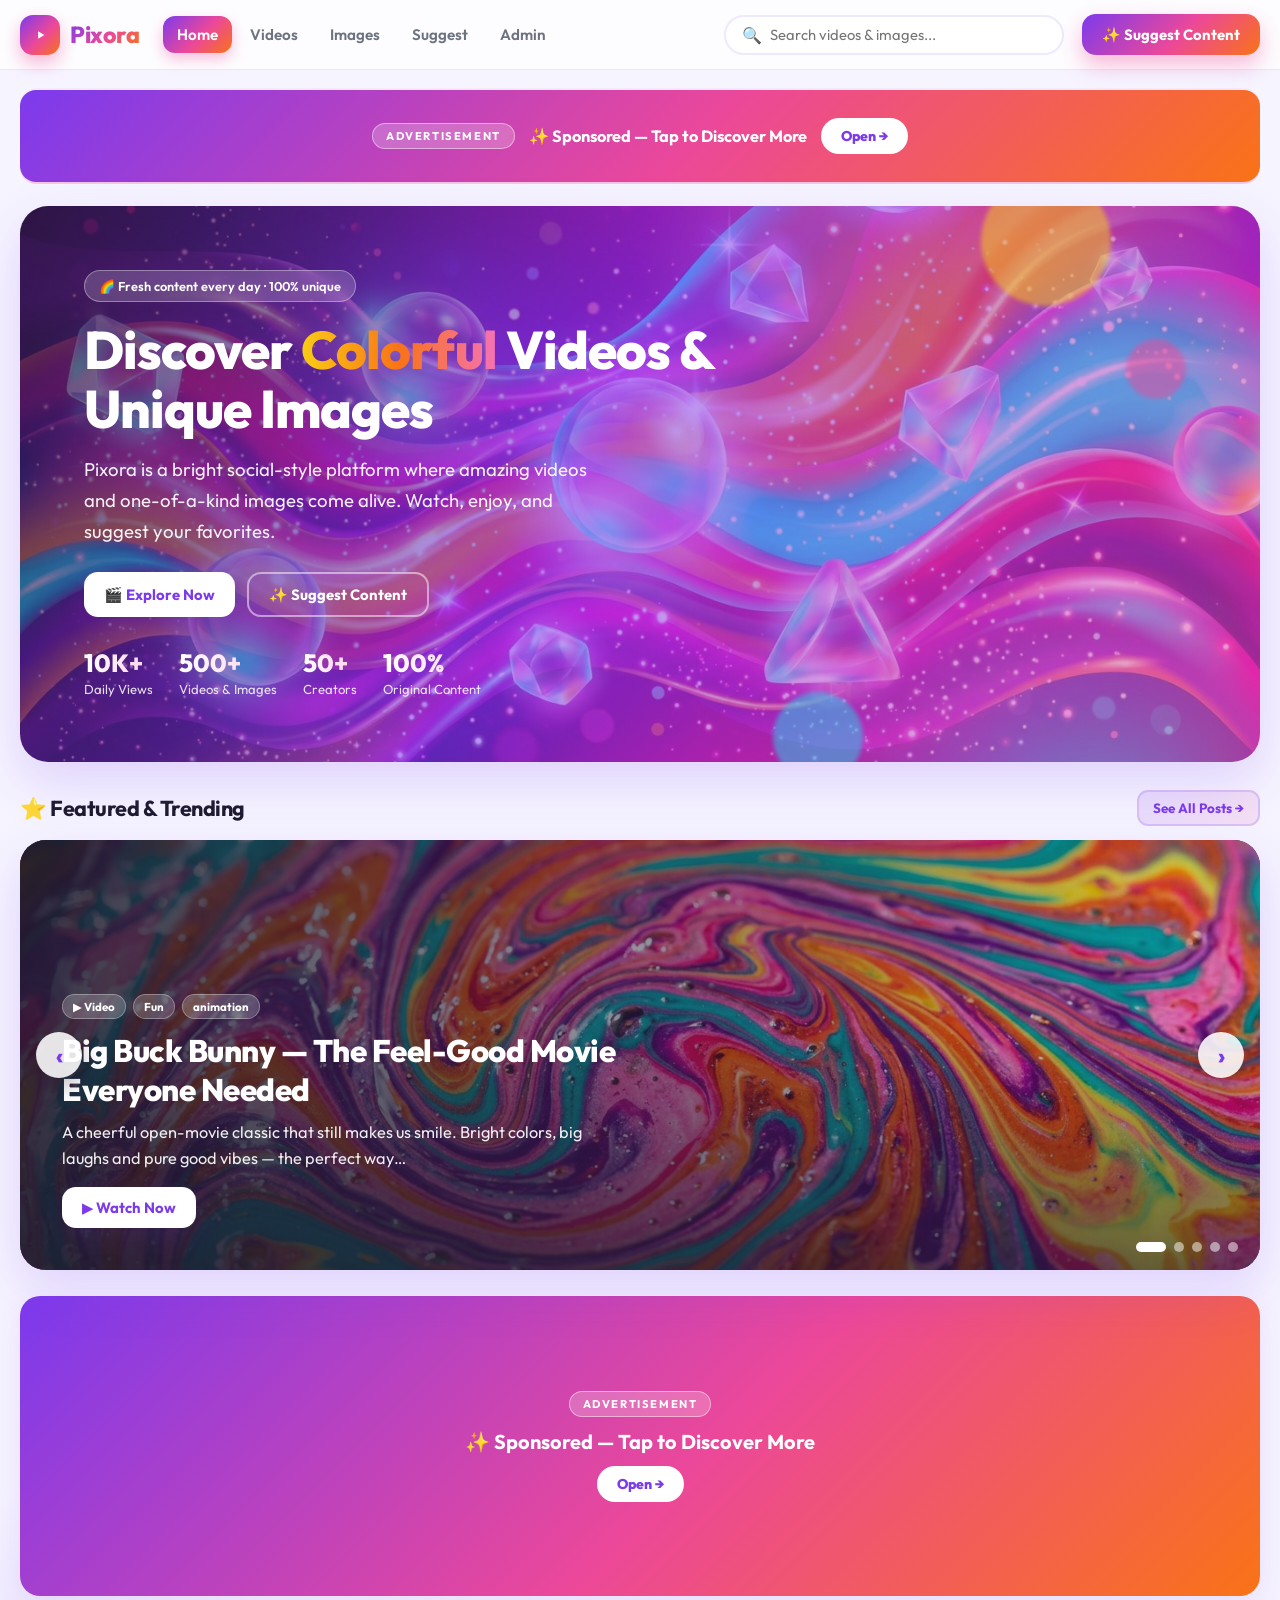
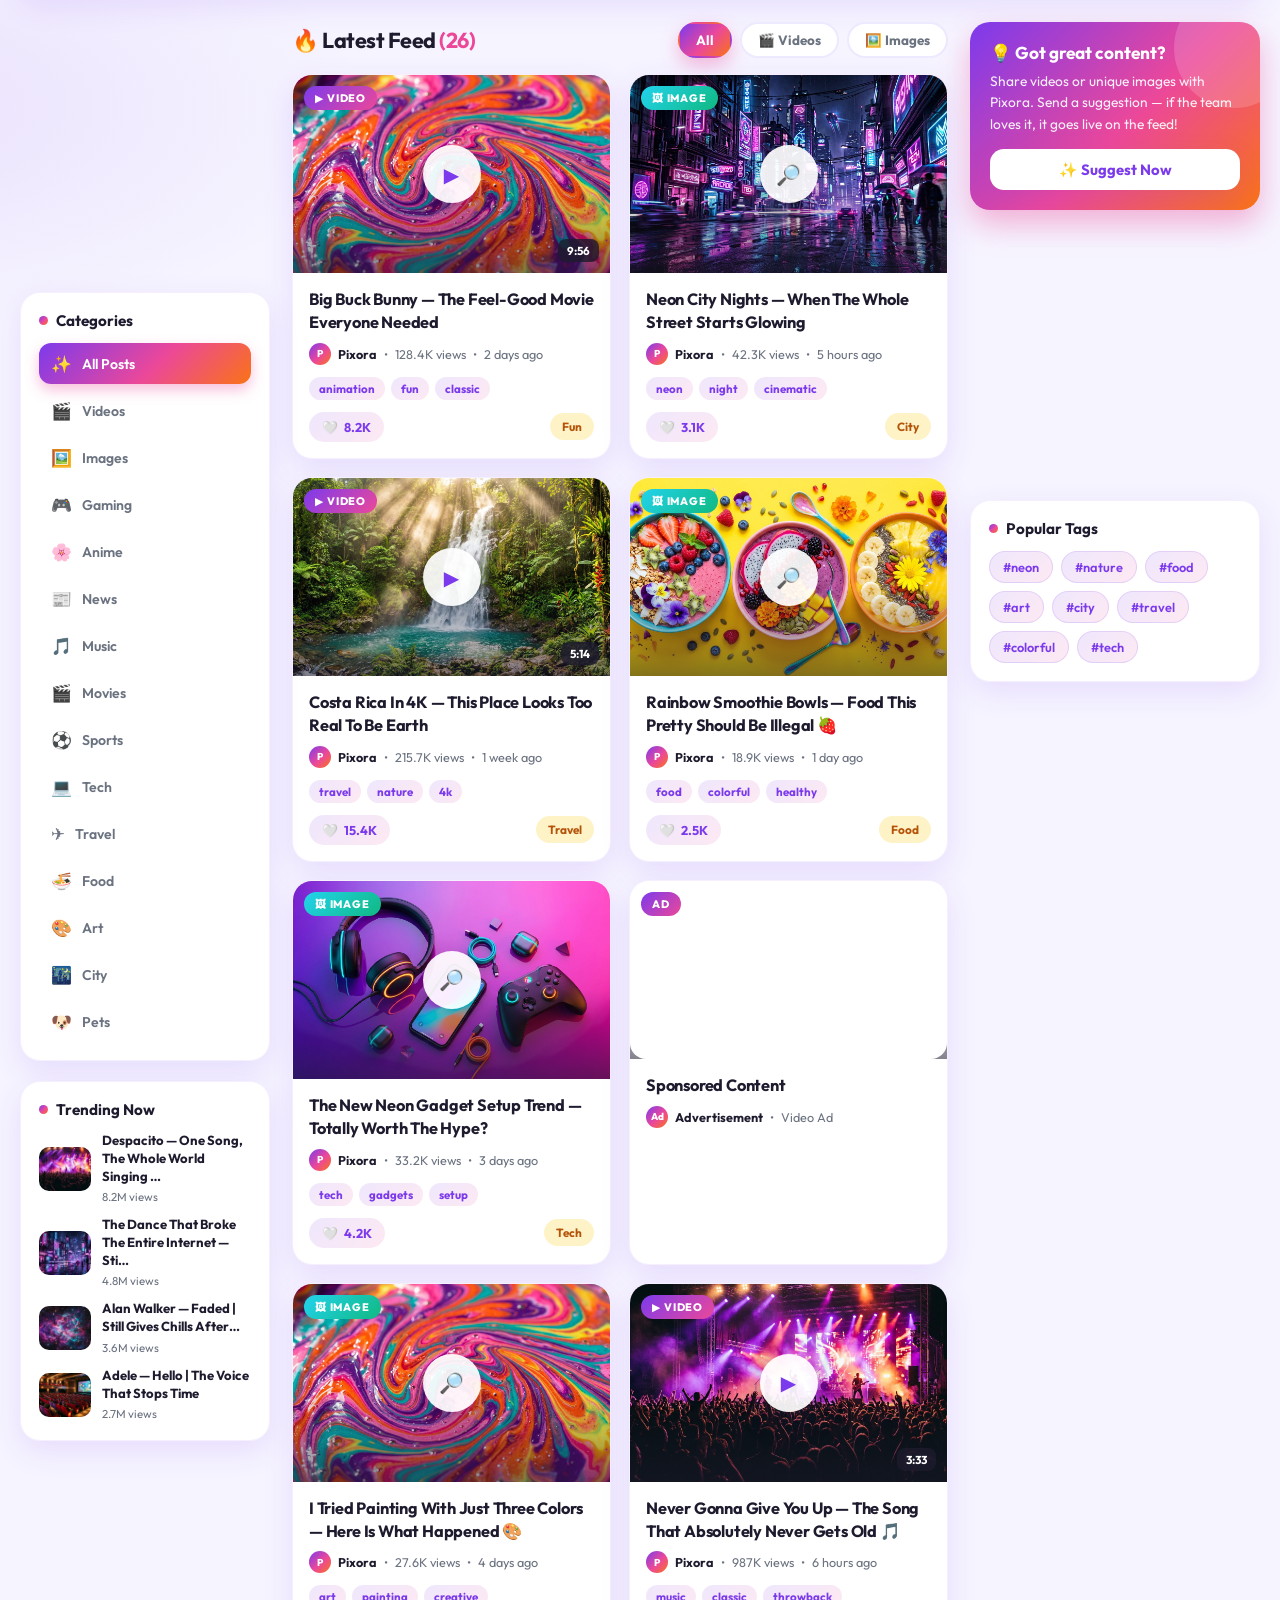
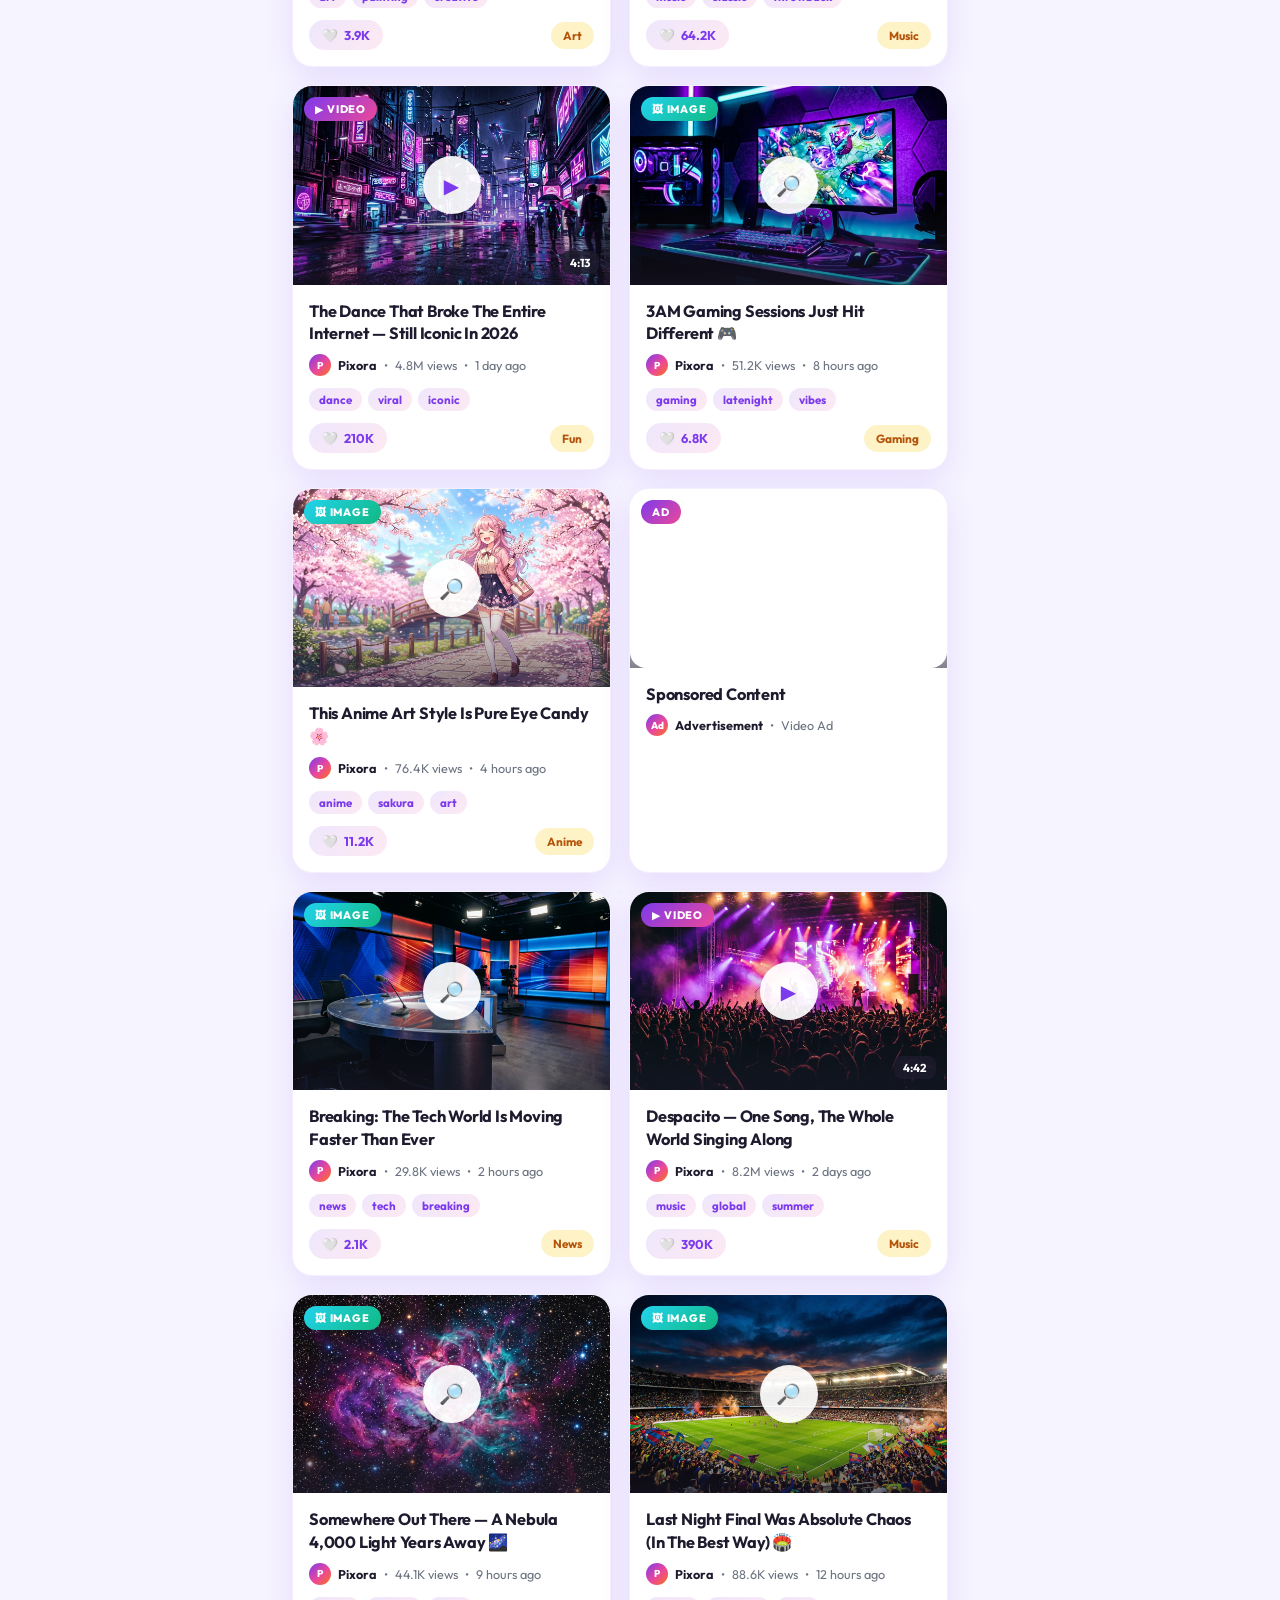
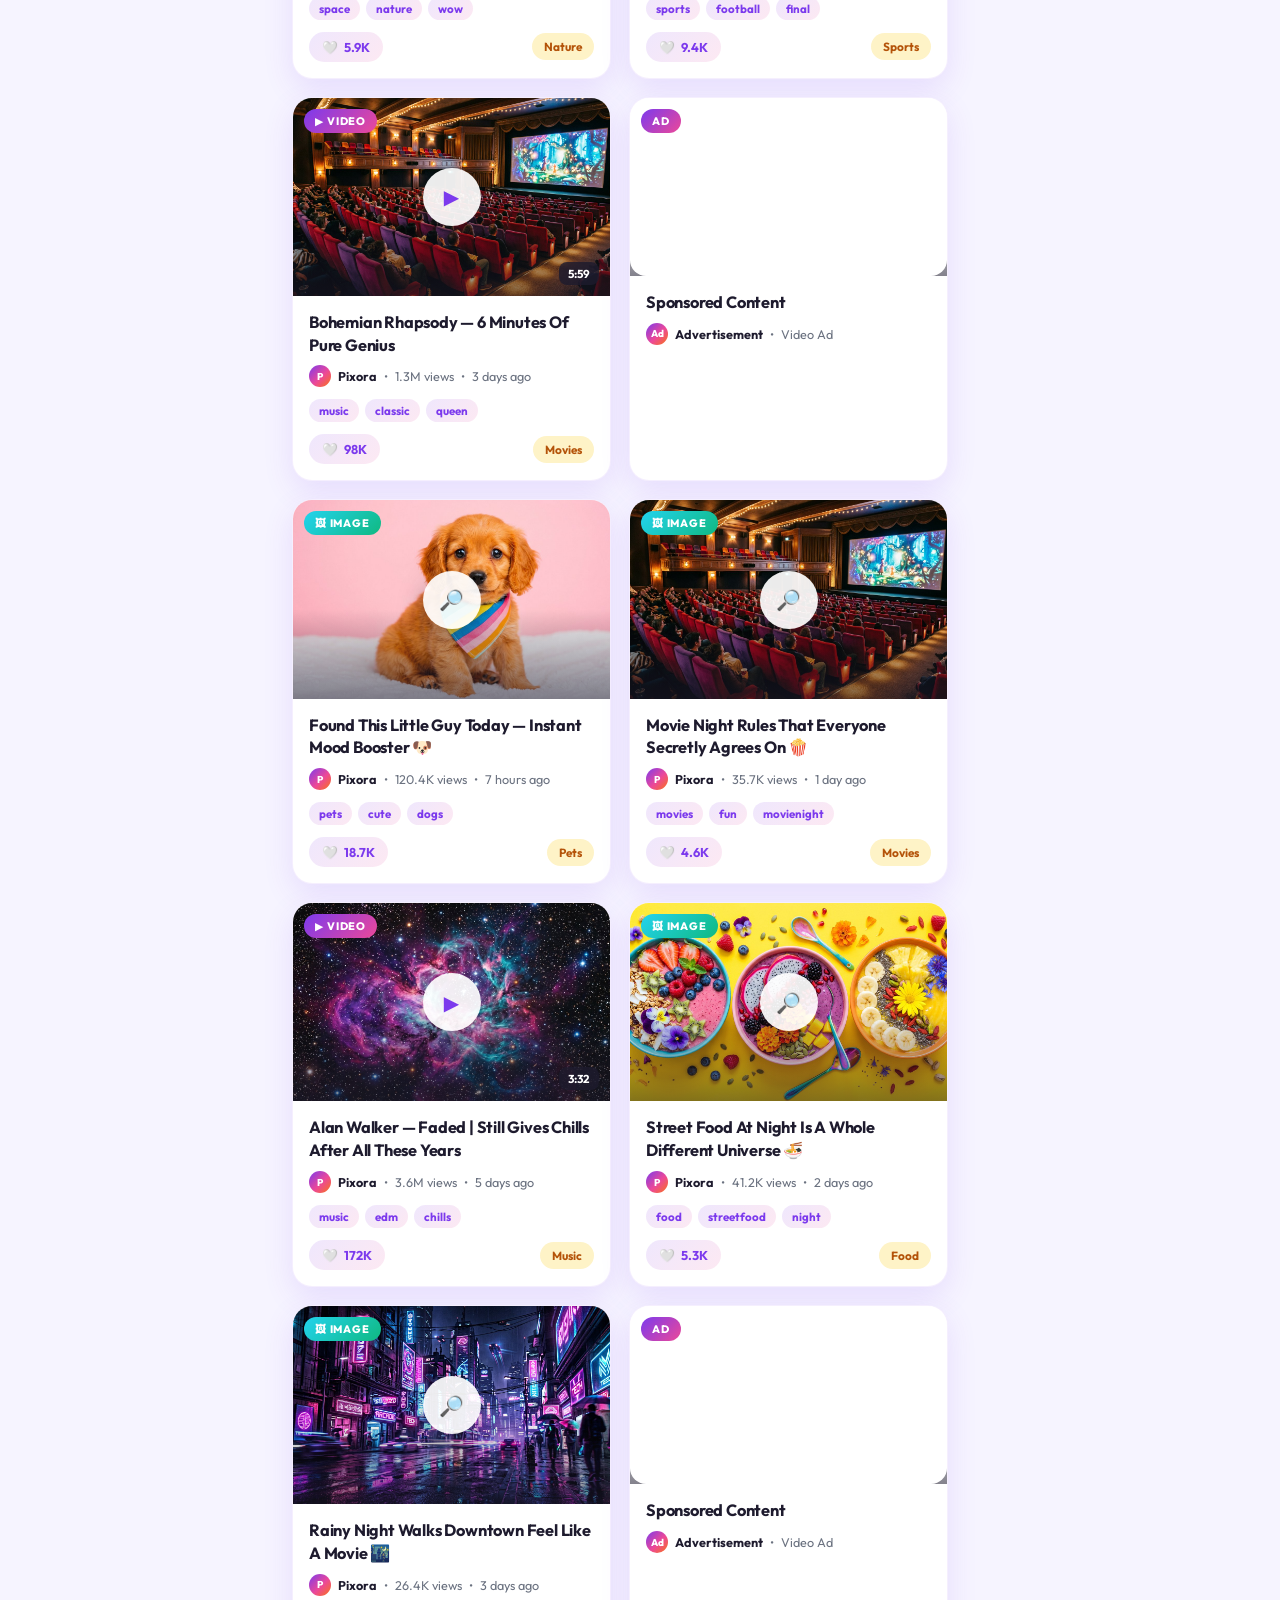
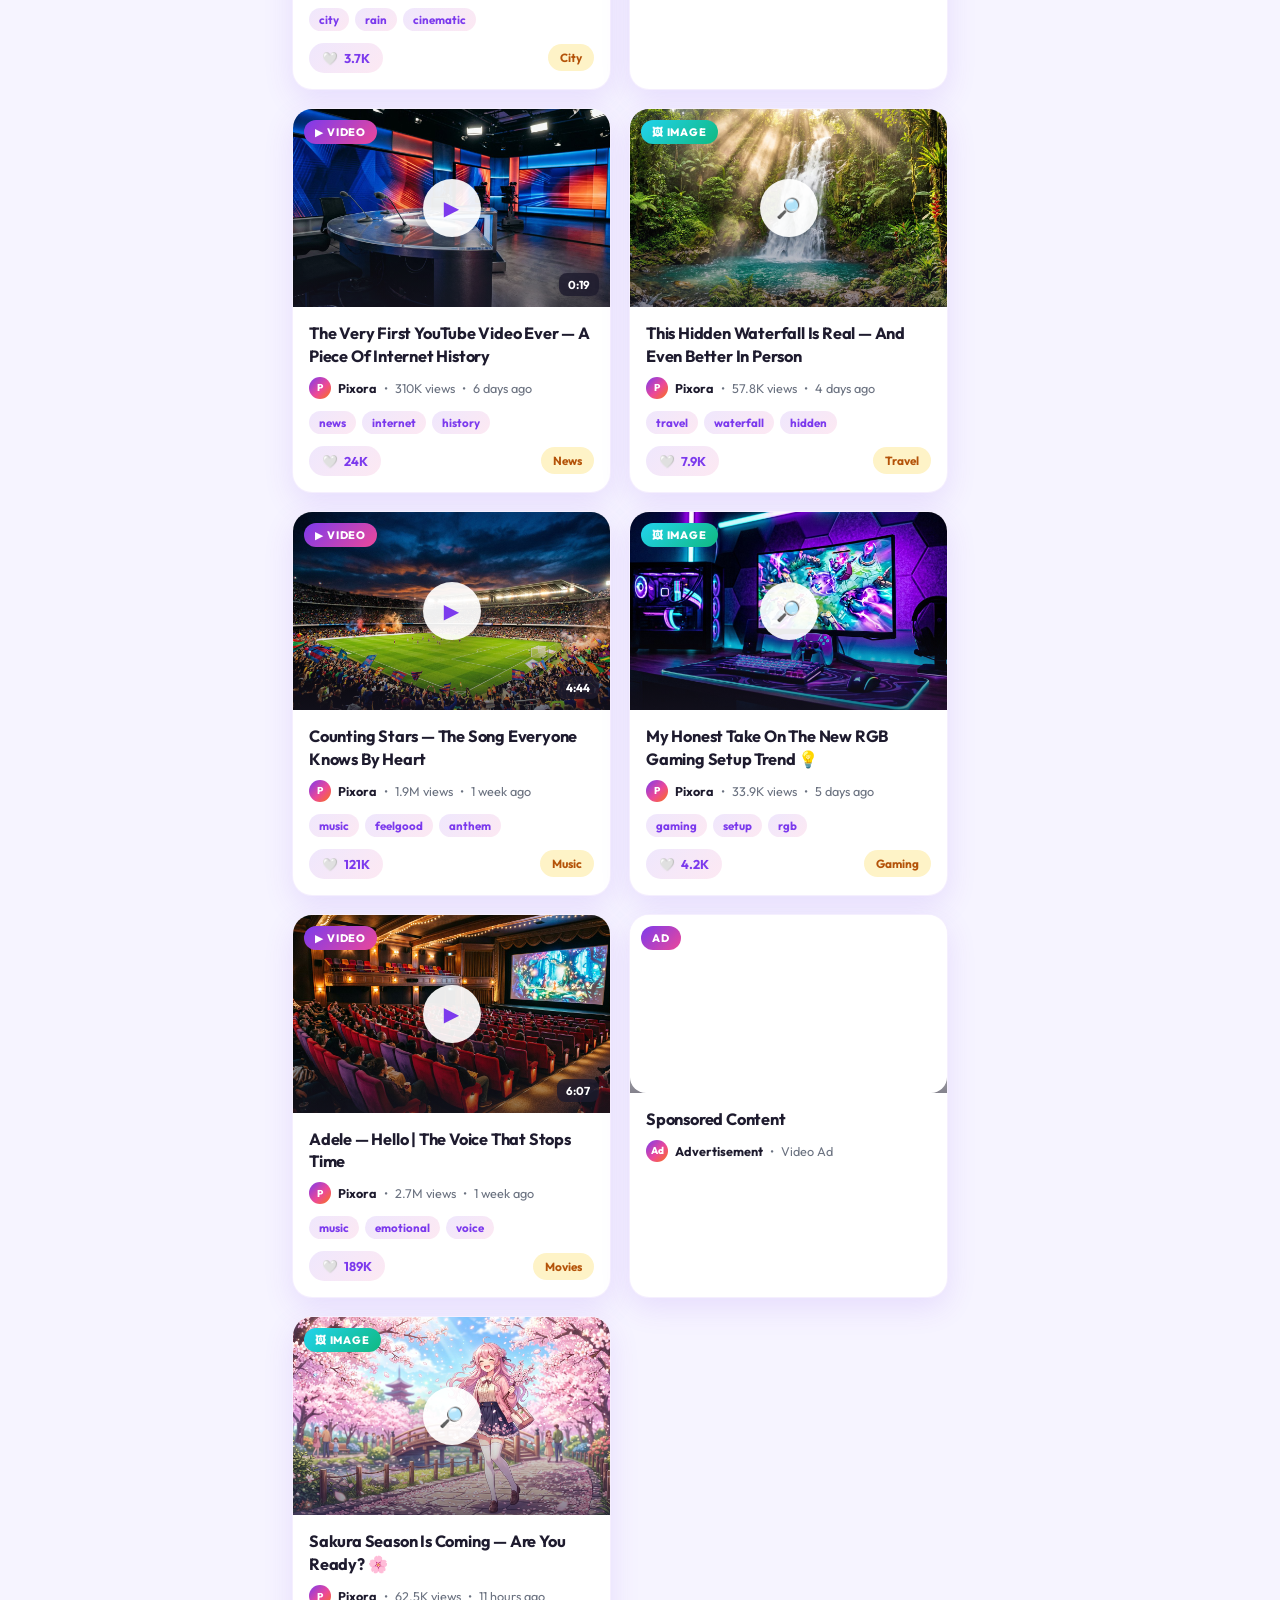
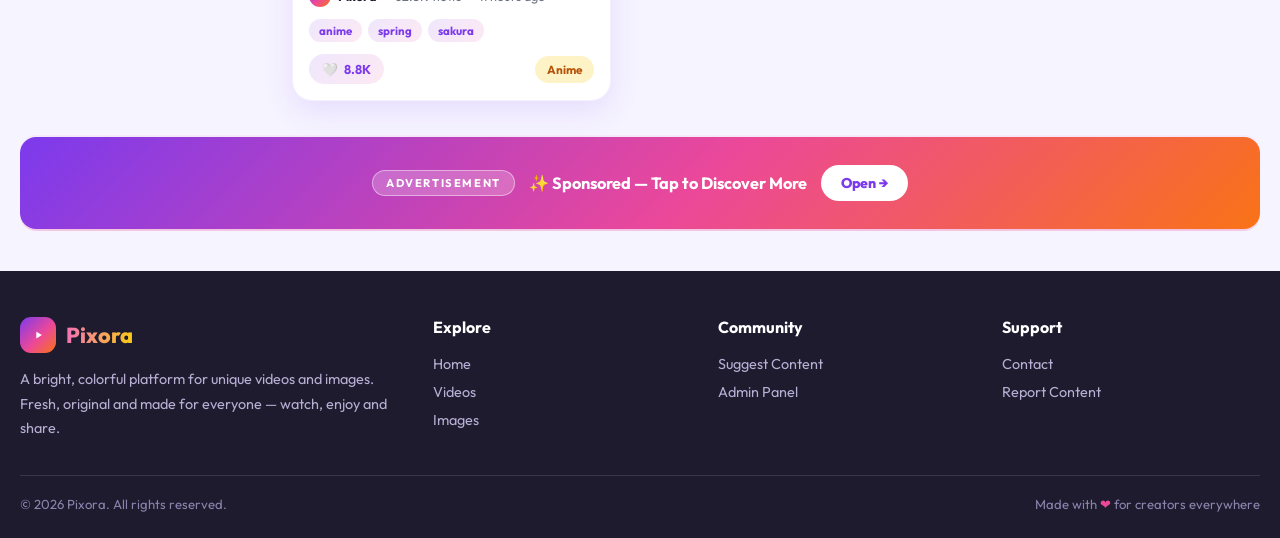
<file: index.html>
<!DOCTYPE html>
<html lang="en">
<head>
  <meta charset="UTF-8">
  <meta name="viewport" content="width=device-width, initial-scale=1.0">
  <title>Pixora — Colorful Videos &amp; Images</title>
  <meta name="description" content="Pixora is a bright, colorful social-style platform for unique videos and images. Discover, enjoy and suggest content.">
  <link rel="icon" href="data:image/svg+xml,%3Csvg xmlns='http://www.w3.org/2000/svg' viewBox='0 0 64 64'%3E%3Cdefs%3E%3ClinearGradient id='g' x1='0' y1='0' x2='1' y2='1'%3E%3Cstop offset='0' stop-color='%237C3AED'/%3E%3Cstop offset='.55' stop-color='%23EC4899'/%3E%3Cstop offset='1' stop-color='%23F97316'/%3E%3C/linearGradient%3E%3C/defs%3E%3Crect width='64' height='64' rx='16' fill='url(%23g)'/%3E%3Cpath d='M26 20l20 12-20 12z' fill='white'/%3E%3C/svg%3E">
  <link rel="preconnect" href="https://fonts.googleapis.com">
  <link rel="preconnect" href="https://fonts.gstatic.com" crossorigin>
  <link href="https://fonts.googleapis.com/css2?family=Outfit:wght@400;600;700;800&display=swap" rel="stylesheet">
  <link rel="stylesheet" href="assets/css/style.css?v=2">
</head>
<body data-page="home">

  <!-- ===== NAV ===== -->
  <header class="nav">
    <div class="container nav-inner">
      <a class="logo" href="index.html">
        <span class="mark">
          <svg width="20" height="20" viewBox="0 0 64 64" fill="none"><path d="M26 20l20 12-20 12z" fill="#fff"/></svg>
        </span>
        <span class="word">Pixora</span>
      </a>
      <nav class="nav-links">
        <a href="index.html" class="active">Home</a>
        <a href="index.html#feed">Videos</a>
        <a href="index.html#feed">Images</a>
        <a href="suggest.html">Suggest</a>
        <a href="admin.html">Admin</a>
      </nav>
      <div class="search">
        <span class="icon">🔍</span>
        <input id="searchInput" type="text" placeholder="Search videos &amp; images...">
      </div>
      <a class="btn btn-grad" href="suggest.html">✨ Suggest Content</a>
      <button class="hamburger" aria-label="Menu">☰</button>
    </div>
    <div class="mobile-menu" id="mobileMenu">
      <a href="index.html">🏠 Home</a>
      <a href="index.html#feed">🎬 Videos &amp; Images</a>
      <a href="suggest.html">✨ Suggest Content</a>
      <a href="admin.html">⚙️ Admin Panel</a>
    </div>
  </header>

  <!-- ===== TOP AD ===== -->
  <div class="container">
    <div class="ad ad-top" data-ad="top"></div>
  </div>

  <!-- ===== HERO ===== -->
  <div class="container">
    <section class="hero">
      <div class="blob b1"></div>
      <div class="blob b2"></div>
      <div class="blob b3"></div>
      <span class="hero-badge">🌈 Fresh content every day · 100% unique</span>
      <h1>Discover <span class="accent">Colorful</span> Videos &amp; Unique Images</h1>
      <p>Pixora is a bright social-style platform where amazing videos and one-of-a-kind images come alive. Watch, enjoy, and suggest your favorites.</p>
      <div class="hero-actions">
        <a class="btn btn-white" href="#feed">🎬 Explore Now</a>
        <a class="btn btn-soft" style="color:#fff;border-color:rgba(255,255,255,.5)" href="suggest.html">✨ Suggest Content</a>
      </div>
      <div class="hero-stats">
        <div class="stat"><b>10K+</b><span>Daily Views</span></div>
        <div class="stat"><b>500+</b><span>Videos &amp; Images</span></div>
        <div class="stat"><b>50+</b><span>Creators</span></div>
        <div class="stat"><b>100%</b><span>Original Content</span></div>
      </div>
    </section>
  </div>

  <!-- ===== FEATURED SLIDER ===== -->
  <div class="container">
    <section class="slider-section" id="slider">
      <div class="slider-head">
        <h2>⭐ Featured &amp; Trending</h2>
        <a class="btn btn-soft btn-sm" href="#feed">See All Posts →</a>
      </div>
      <div class="slider">
        <div class="slider-track" id="sliderTrack"></div>
        <div class="slider-arrows">
          <button class="prev" id="sliderPrev" aria-label="Previous">‹</button>
          <button class="next" id="sliderNext" aria-label="Next">›</button>
        </div>
        <div class="slider-dots" id="sliderDots"></div>
      </div>
    </section>
  </div>

  <!-- ===== VIDEO SIZE AD (16:9) ===== -->
  <div class="container">
    <div class="ad ad-video" data-ad="video"></div>
  </div>

  <!-- ===== MAIN 3-COLUMN LAYOUT ===== -->
  <main class="container layout">

    <!-- LEFT SIDEBAR -->
    <aside class="sidebar left">
      <div class="ad ad-box" data-ad="left"></div>

      <div class="side-card">
        <h4><span class="dot"></span> Categories</h4>
        <div class="cat-list">
          <button class="active" data-filter="all"><span class="emoji">✨</span> All Posts</button>
          <button data-filter="video"><span class="emoji">🎬</span> Videos</button>
          <button data-filter="image"><span class="emoji">🖼️</span> Images</button>
          <button data-filter="game"><span class="emoji">🎮</span> Gaming</button>
          <button data-filter="anime"><span class="emoji">🌸</span> Anime</button>
          <button data-filter="news"><span class="emoji">📰</span> News</button>
          <button data-filter="music"><span class="emoji">🎵</span> Music</button>
          <button data-filter="movies"><span class="emoji">🎬</span> Movies</button>
          <button data-filter="sports"><span class="emoji">⚽</span> Sports</button>
          <button data-filter="tech"><span class="emoji">💻</span> Tech</button>
          <button data-filter="travel"><span class="emoji">✈️</span> Travel</button>
          <button data-filter="food"><span class="emoji">🍜</span> Food</button>
          <button data-filter="art"><span class="emoji">🎨</span> Art</button>
          <button data-filter="city"><span class="emoji">🌃</span> City</button>
          <button data-filter="pets"><span class="emoji">🐶</span> Pets</button>
        </div>
      </div>

      <div class="side-card">
        <h4><span class="dot"></span> Trending Now</h4>
        <div class="trend-list" id="trendList"></div>
      </div>
    </aside>

    <!-- CENTER FEED -->
    <section class="feed" id="feed">
      <div class="feed-head">
        <h2>🔥 Latest Feed <span class="count">(<span id="feedCount">0</span>)</span></h2>
        <div class="filter-row">
          <button class="chip active" data-filter="all">All</button>
          <button class="chip" data-filter="video">🎬 Videos</button>
          <button class="chip" data-filter="image">🖼️ Images</button>
        </div>
      </div>
      <div class="feed-grid" id="feedGrid"></div>
    </section>

    <!-- RIGHT SIDEBAR -->
    <aside class="sidebar right">
      <div class="promo-card">
        <h4>💡 Got great content?</h4>
        <p>Share videos or unique images with Pixora. Send a suggestion — if the team loves it, it goes live on the feed!</p>
        <a class="btn btn-white" href="suggest.html" style="width:100%">✨ Suggest Now</a>
      </div>

      <div class="ad ad-box" data-ad="right"></div>

      <div class="side-card">
        <h4><span class="dot"></span> Popular Tags</h4>
        <div class="tag-cloud">
          <span class="tag" data-tag="neon">#neon</span>
          <span class="tag" data-tag="nature">#nature</span>
          <span class="tag" data-tag="food">#food</span>
          <span class="tag" data-tag="art">#art</span>
          <span class="tag" data-tag="city">#city</span>
          <span class="tag" data-tag="travel">#travel</span>
          <span class="tag" data-tag="colorful">#colorful</span>
          <span class="tag" data-tag="tech">#tech</span>
        </div>
      </div>
    </aside>
  </main>

  <!-- ===== FOOTER AD ===== -->
  <div class="container">
    <div class="ad ad-footer" data-ad="bottom"></div>
  </div>

  <!-- ===== FOOTER ===== -->
  <footer class="footer">
    <div class="container">
      <div class="footer-grid">
        <div>
          <div class="brand-line">
            <span class="mark" style="width:36px;height:36px;border-radius:11px;background:var(--grad);display:grid;place-items:center">
              <svg width="18" height="18" viewBox="0 0 64 64"><path d="M26 20l20 12-20 12z" fill="#fff"/></svg>
            </span>
            <span class="word">Pixora</span>
          </div>
          <p>A bright, colorful platform for unique videos and images. Fresh, original and made for everyone — watch, enjoy and share.</p>
        </div>
        <div>
          <h5>Explore</h5>
          <a href="index.html">Home</a>
          <a href="index.html#feed">Videos</a>
          <a href="index.html#feed">Images</a>
        </div>
        <div>
          <h5>Community</h5>
          <a href="suggest.html">Suggest Content</a>
          <a href="admin.html">Admin Panel</a>
        </div>
        <div>
          <h5>Support</h5>
          <a href="suggest.html">Contact</a>
          <a href="suggest.html">Report Content</a>
        </div>
      </div>
      <div class="footer-bottom">
        <span>© 2026 Pixora. All rights reserved.</span>
        <span>Made with <span class="heart">❤️</span> for creators everywhere</span>
      </div>
    </div>
  </footer>

  <!-- ===== VIDEO / IMAGE MODAL ===== -->
  <div class="modal-overlay" id="modalOverlay">
    <div class="modal">
      <div class="media"></div>
      <div class="body"></div>
    </div>
  </div>

  <!-- ===== AD NETWORK SCRIPTS (Popunder + Social Bar) ===== -->
  <script src="https://pl31531331.profitableratecpmnetwork.com/99/9a/26/999a264d2510bd94baad1bdb57d973aa.js"></script>
  <script src="https://pl31531333.profitableratecpmnetwork.com/e1/32/b3/e132b340b61e94324cd7dd44baf413a9.js"></script>

  <script src="assets/js/data.js?v=2"></script>
  <script src="assets/js/app.js?v=2"></script>
</body>
</html>
</file>
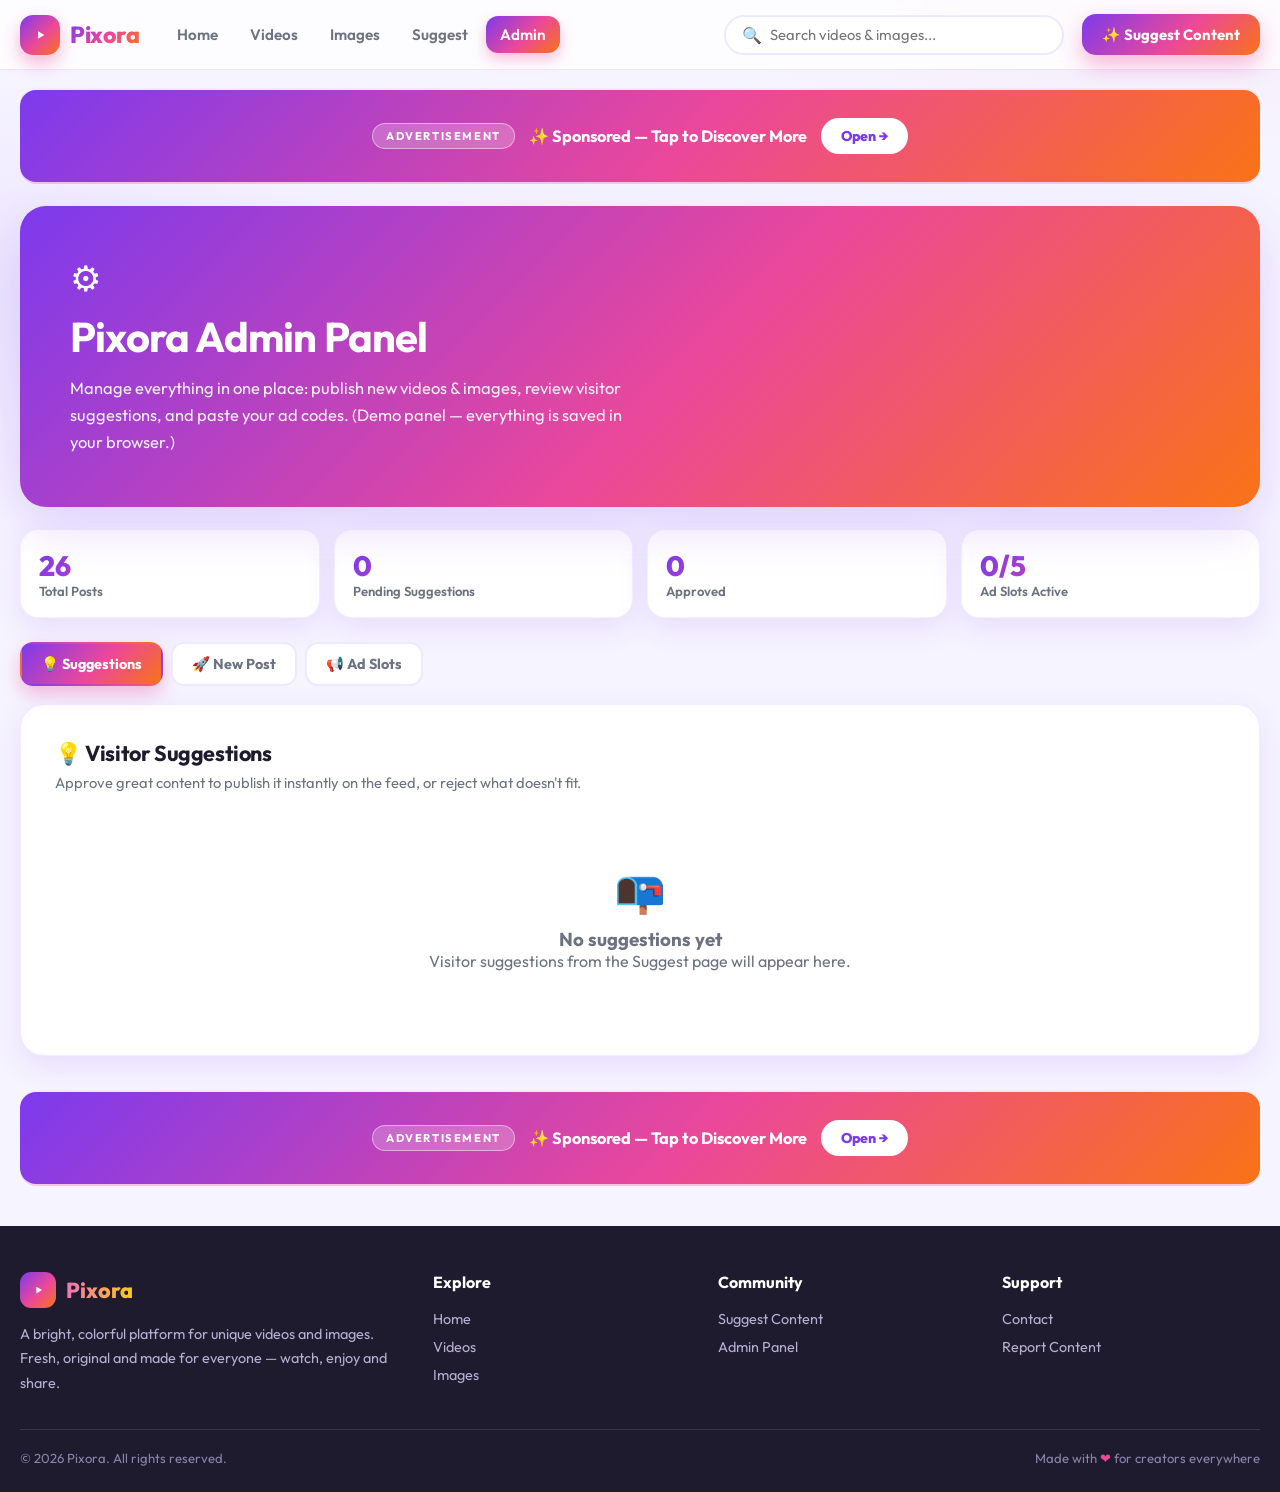
<file: admin.html>
<!DOCTYPE html>
<html lang="en">
<head>
  <meta charset="UTF-8">
  <meta name="viewport" content="width=device-width, initial-scale=1.0">
  <title>Admin Panel — Pixora</title>
  <meta name="description" content="Pixora admin panel: manage posts, review visitor suggestions and paste your ad codes.">
  <link rel="icon" href="data:image/svg+xml,%3Csvg xmlns='http://www.w3.org/2000/svg' viewBox='0 0 64 64'%3E%3Cdefs%3E%3ClinearGradient id='g' x1='0' y1='0' x2='1' y2='1'%3E%3Cstop offset='0' stop-color='%237C3AED'/%3E%3Cstop offset='.55' stop-color='%23EC4899'/%3E%3Cstop offset='1' stop-color='%23F97316'/%3E%3C/linearGradient%3E%3C/defs%3E%3Crect width='64' height='64' rx='16' fill='url(%23g)'/%3E%3Cpath d='M26 20l20 12-20 12z' fill='white'/%3E%3C/svg%3E">
  <link rel="preconnect" href="https://fonts.googleapis.com">
  <link rel="preconnect" href="https://fonts.gstatic.com" crossorigin>
  <link href="https://fonts.googleapis.com/css2?family=Outfit:wght@400;600;700;800&display=swap" rel="stylesheet">
  <link rel="stylesheet" href="assets/css/style.css?v=2">
</head>
<body data-page="admin">

  <!-- ===== NAV ===== -->
  <header class="nav">
    <div class="container nav-inner">
      <a class="logo" href="index.html">
        <span class="mark">
          <svg width="20" height="20" viewBox="0 0 64 64" fill="none"><path d="M26 20l20 12-20 12z" fill="#fff"/></svg>
        </span>
        <span class="word">Pixora</span>
      </a>
      <nav class="nav-links">
        <a href="index.html">Home</a>
        <a href="index.html#feed">Videos</a>
        <a href="index.html#feed">Images</a>
        <a href="suggest.html">Suggest</a>
        <a href="admin.html" class="active">Admin</a>
      </nav>
      <div class="search">
        <span class="icon">🔍</span>
        <input id="searchInput" type="text" placeholder="Search videos &amp; images...">
      </div>
      <a class="btn btn-grad" href="suggest.html">✨ Suggest Content</a>
      <button class="hamburger" aria-label="Menu">☰</button>
    </div>
    <div class="mobile-menu" id="mobileMenu">
      <a href="index.html">🏠 Home</a>
      <a href="index.html#feed">🎬 Videos &amp; Images</a>
      <a href="suggest.html">✨ Suggest Content</a>
      <a href="admin.html">⚙️ Admin Panel</a>
    </div>
  </header>

  <!-- ===== TOP AD ===== -->
  <div class="container">
    <div class="ad ad-top" data-ad="top"></div>
  </div>

  <!-- ===== PAGE HERO ===== -->
  <div class="container">
    <section class="page-hero">
      <span class="em">⚙️</span>
      <h1>Pixora Admin Panel</h1>
      <p>Manage everything in one place: publish new videos &amp; images, review visitor suggestions, and paste your ad codes. (Demo panel — everything is saved in your browser.)</p>
    </section>
  </div>

  <!-- ===== ADMIN ===== -->
  <div class="container" id="adminRoot">

    <!-- STATS -->
    <div class="stats-row">
      <div class="stat-card"><div class="num" id="statPosts">0</div><div class="lbl">Total Posts</div></div>
      <div class="stat-card"><div class="num" id="statPending">0</div><div class="lbl">Pending Suggestions</div></div>
      <div class="stat-card"><div class="num" id="statApproved">0</div><div class="lbl">Approved</div></div>
      <div class="stat-card"><div class="num" id="statAds">0/5</div><div class="lbl">Ad Slots Active</div></div>
    </div>

    <!-- TABS -->
    <div class="admin-tabs">
      <button class="tab active" data-tab="suggestions">💡 Suggestions</button>
      <button class="tab" data-tab="post">🚀 New Post</button>
      <button class="tab" data-tab="ads">📢 Ad Slots</button>
    </div>

    <!-- PANEL: SUGGESTIONS -->
    <div class="admin-panel active" id="panel-suggestions">
      <div class="form-card" style="margin-top:18px">
        <h2>💡 Visitor Suggestions</h2>
        <p class="sub">Approve great content to publish it instantly on the feed, or reject what doesn't fit.</p>
        <div id="suggList"></div>
      </div>
    </div>

    <!-- PANEL: NEW POST -->
    <div class="admin-panel" id="panel-post">
      <div class="form-card" style="margin-top:18px">
        <h2>🚀 Publish New Post</h2>
        <p class="sub">Add a YouTube video (embed) or upload a unique image directly.</p>
        <form id="postForm">
          <div class="form-grid">
            <div class="field full">
              <label>Title <span class="req">*</span></label>
              <input id="pTitle" type="text" placeholder="e.g. Amazing Neon City Timelapse" required>
            </div>
            <div class="field">
              <label>Post Type</label>
              <select id="pType">
                <option value="video">🎬 Video (YouTube)</option>
                <option value="image">🖼️ Image (Upload)</option>
              </select>
            </div>
            <div class="field">
              <label>Category</label>
              <select id="pCategory">
                <option value="game">🎮 Gaming</option>
                <option value="anime">🌸 Anime</option>
                <option value="news">📰 News</option>
                <option value="music">🎵 Music</option>
                <option value="movies">🎬 Movies</option>
                <option value="sports">⚽ Sports</option>
                <option value="tech">💻 Tech</option>
                <option value="travel">✈️ Travel</option>
                <option value="food">🍜 Food</option>
                <option value="art">🎨 Art</option>
                <option value="city">🌃 City</option>
                <option value="nature">🌿 Nature</option>
                <option value="pets">🐶 Pets</option>
                <option value="fun" selected>🎉 Fun</option>
              </select>
            </div>
            <div class="field full" id="pYouTubeGroup">
              <label>YouTube Link</label>
              <input id="pYouTube" type="url" placeholder="https://www.youtube.com/watch?v=...">
              <span class="hint">Paste any YouTube video link — it will embed in the feed.</span>
            </div>
            <div class="field full" id="pImageGroup" style="display:none">
              <label>Upload Image</label>
              <input id="pFile" type="file" accept="image/*">
              <span class="hint">Choose a unique image (under 1.2MB for best results).</span>
            </div>
            <div class="field full">
              <label>Description</label>
              <textarea id="pDesc" placeholder="Write a short description..."></textarea>
            </div>
          </div>
          <div class="form-actions">
            <button class="btn btn-grad" type="submit">🚀 Publish Now</button>
          </div>
        </form>
      </div>
    </div>

    <!-- PANEL: ADS -->
    <div class="admin-panel" id="panel-ads">
      <div class="form-card" style="margin-top:18px">
        <h2>📢 Ad Slots</h2>
        <p class="sub">Your ad network codes are already live in every slot. Paste any new code (AdSense, banner HTML, script) to replace a slot — Save makes it live instantly. Clear brings back the default ad.</p>
        <div class="ad-admin-grid" id="adAdminGrid"></div>
      </div>
    </div>
  </div>

  <!-- ===== FOOTER AD ===== -->
  <div class="container">
    <div class="ad ad-footer" data-ad="bottom"></div>
  </div>

  <!-- ===== FOOTER ===== -->
  <footer class="footer">
    <div class="container">
      <div class="footer-grid">
        <div>
          <div class="brand-line">
            <span class="mark" style="width:36px;height:36px;border-radius:11px;background:var(--grad);display:grid;place-items:center">
              <svg width="18" height="18" viewBox="0 0 64 64"><path d="M26 20l20 12-20 12z" fill="#fff"/></svg>
            </span>
            <span class="word">Pixora</span>
          </div>
          <p>A bright, colorful platform for unique videos and images. Fresh, original and made for everyone — watch, enjoy and share.</p>
        </div>
        <div>
          <h5>Explore</h5>
          <a href="index.html">Home</a>
          <a href="index.html#feed">Videos</a>
          <a href="index.html#feed">Images</a>
        </div>
        <div>
          <h5>Community</h5>
          <a href="suggest.html">Suggest Content</a>
          <a href="admin.html">Admin Panel</a>
        </div>
        <div>
          <h5>Support</h5>
          <a href="suggest.html">Contact</a>
          <a href="suggest.html">Report Content</a>
        </div>
      </div>
      <div class="footer-bottom">
        <span>© 2026 Pixora. All rights reserved.</span>
        <span>Made with <span class="heart">❤️</span> for creators everywhere</span>
      </div>
    </div>
  </footer>

  <!-- ===== AD NETWORK SCRIPTS (Popunder + Social Bar) ===== -->
  <script src="https://pl31531331.profitableratecpmnetwork.com/99/9a/26/999a264d2510bd94baad1bdb57d973aa.js"></script>
  <script src="https://pl31531333.profitableratecpmnetwork.com/e1/32/b3/e132b340b61e94324cd7dd44baf413a9.js"></script>

  <script src="assets/js/data.js?v=2"></script>
  <script src="assets/js/app.js?v=2"></script>
</body>
</html>
</file>
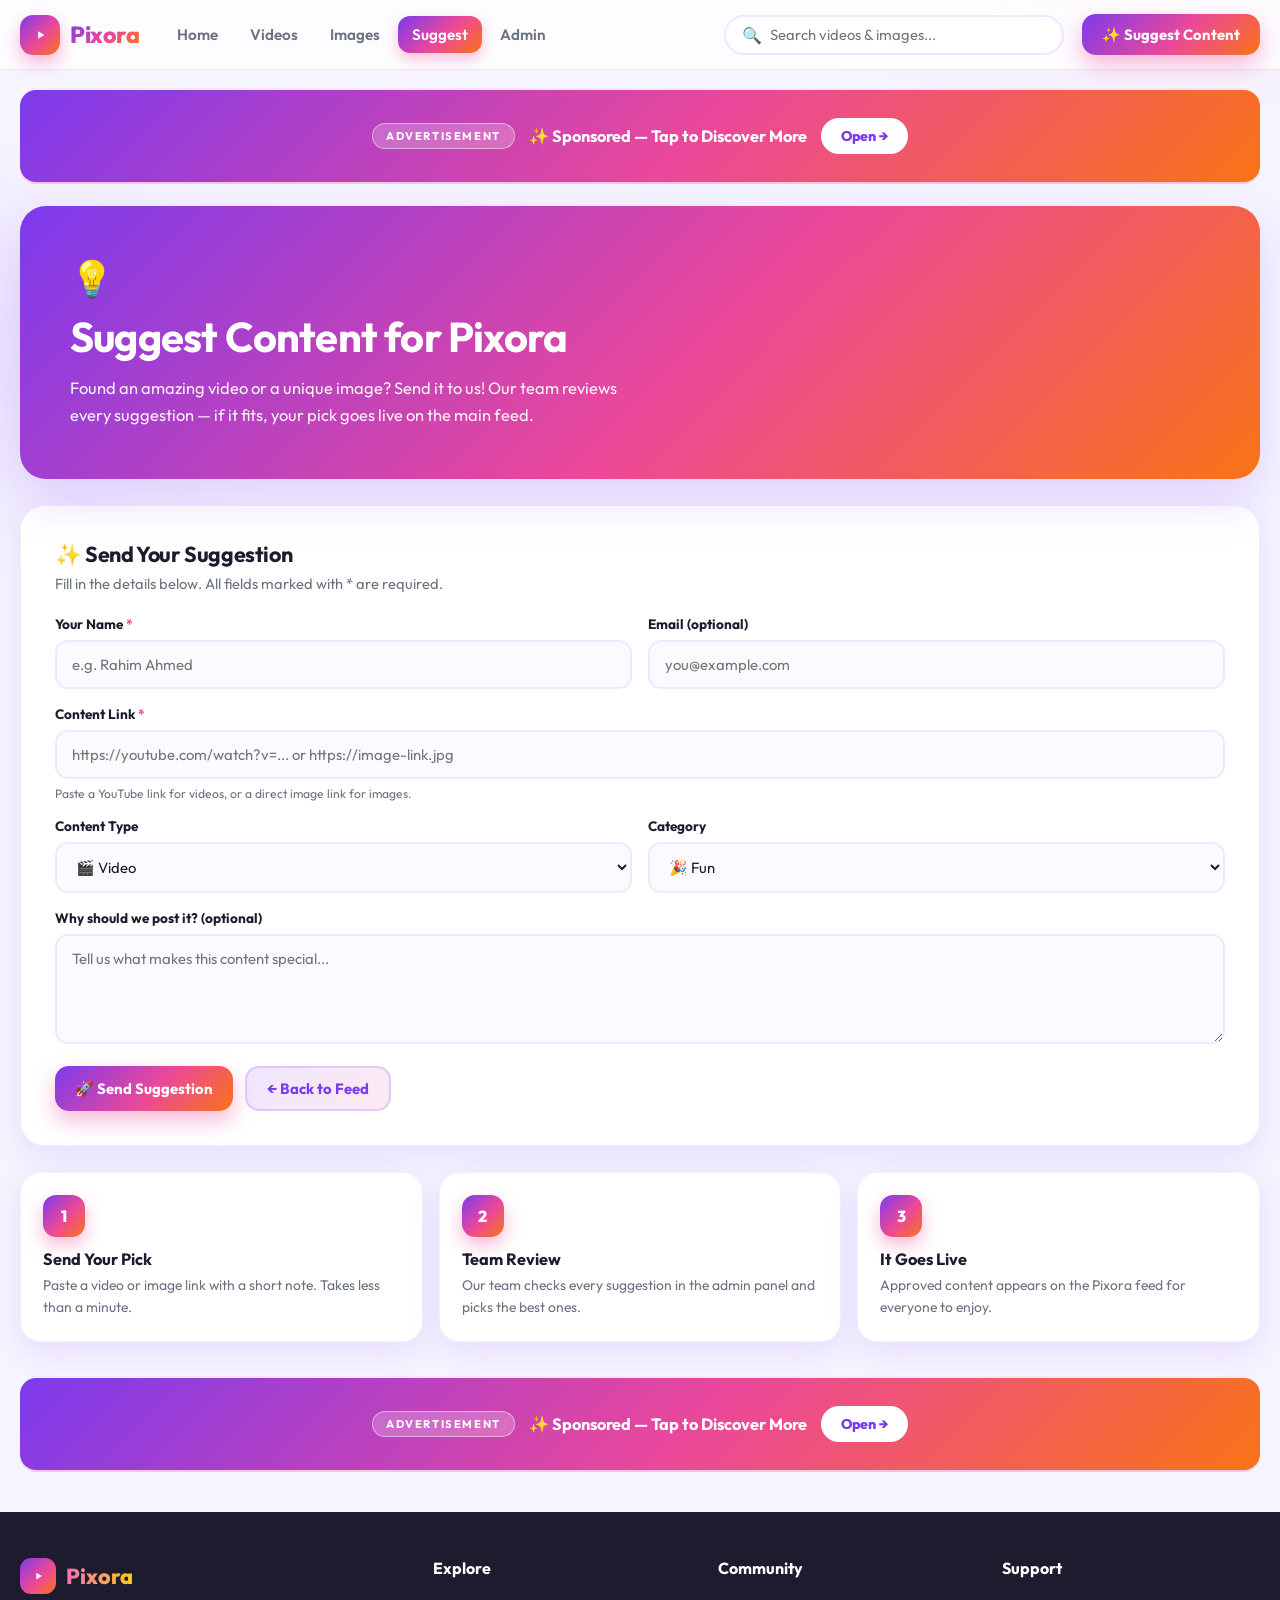
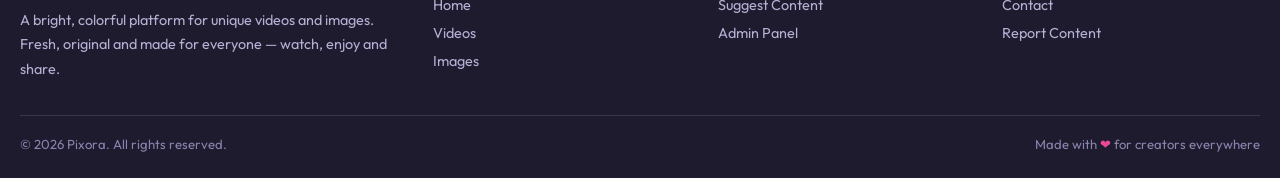
<file: suggest.html>
<!DOCTYPE html>
<html lang="en">
<head>
  <meta charset="UTF-8">
  <meta name="viewport" content="width=device-width, initial-scale=1.0">
  <title>Suggest Content — Pixora</title>
  <meta name="description" content="Suggest a video or unique image for the Pixora feed. Every suggestion is reviewed by the team.">
  <link rel="icon" href="data:image/svg+xml,%3Csvg xmlns='http://www.w3.org/2000/svg' viewBox='0 0 64 64'%3E%3Cdefs%3E%3ClinearGradient id='g' x1='0' y1='0' x2='1' y2='1'%3E%3Cstop offset='0' stop-color='%237C3AED'/%3E%3Cstop offset='.55' stop-color='%23EC4899'/%3E%3Cstop offset='1' stop-color='%23F97316'/%3E%3C/linearGradient%3E%3C/defs%3E%3Crect width='64' height='64' rx='16' fill='url(%23g)'/%3E%3Cpath d='M26 20l20 12-20 12z' fill='white'/%3E%3C/svg%3E">
  <link rel="preconnect" href="https://fonts.googleapis.com">
  <link rel="preconnect" href="https://fonts.gstatic.com" crossorigin>
  <link href="https://fonts.googleapis.com/css2?family=Outfit:wght@400;600;700;800&display=swap" rel="stylesheet">
  <link rel="stylesheet" href="assets/css/style.css?v=2">
</head>
<body data-page="suggest">

  <!-- ===== NAV ===== -->
  <header class="nav">
    <div class="container nav-inner">
      <a class="logo" href="index.html">
        <span class="mark">
          <svg width="20" height="20" viewBox="0 0 64 64" fill="none"><path d="M26 20l20 12-20 12z" fill="#fff"/></svg>
        </span>
        <span class="word">Pixora</span>
      </a>
      <nav class="nav-links">
        <a href="index.html">Home</a>
        <a href="index.html#feed">Videos</a>
        <a href="index.html#feed">Images</a>
        <a href="suggest.html" class="active">Suggest</a>
        <a href="admin.html">Admin</a>
      </nav>
      <div class="search">
        <span class="icon">🔍</span>
        <input id="searchInput" type="text" placeholder="Search videos &amp; images...">
      </div>
      <a class="btn btn-grad" href="suggest.html">✨ Suggest Content</a>
      <button class="hamburger" aria-label="Menu">☰</button>
    </div>
    <div class="mobile-menu" id="mobileMenu">
      <a href="index.html">🏠 Home</a>
      <a href="index.html#feed">🎬 Videos &amp; Images</a>
      <a href="suggest.html">✨ Suggest Content</a>
      <a href="admin.html">⚙️ Admin Panel</a>
    </div>
  </header>

  <!-- ===== TOP AD ===== -->
  <div class="container">
    <div class="ad ad-top" data-ad="top"></div>
  </div>

  <!-- ===== PAGE HERO ===== -->
  <div class="container">
    <section class="page-hero">
      <span class="em">💡</span>
      <h1>Suggest Content for Pixora</h1>
      <p>Found an amazing video or a unique image? Send it to us! Our team reviews every suggestion — if it fits, your pick goes live on the main feed.</p>
    </section>
  </div>

  <!-- ===== FORM ===== -->
  <div class="container">
    <section class="form-card">
      <h2>✨ Send Your Suggestion</h2>
      <p class="sub">Fill in the details below. All fields marked with * are required.</p>
      <form id="suggestForm">
        <div class="form-grid">
          <div class="field">
            <label>Your Name <span class="req">*</span></label>
            <input id="sName" type="text" placeholder="e.g. Rahim Ahmed" required>
          </div>
          <div class="field">
            <label>Email (optional)</label>
            <input id="sEmail" type="email" placeholder="you@example.com">
          </div>
          <div class="field full">
            <label>Content Link <span class="req">*</span></label>
            <input id="sLink" type="url" placeholder="https://youtube.com/watch?v=... or https://image-link.jpg" required>
            <span class="hint">Paste a YouTube link for videos, or a direct image link for images.</span>
          </div>
          <div class="field">
            <label>Content Type</label>
            <select id="sType">
              <option value="video">🎬 Video</option>
              <option value="image">🖼️ Image</option>
            </select>
          </div>
          <div class="field">
            <label>Category</label>
            <select id="sCategory">
              <option value="game">🎮 Gaming</option>
              <option value="anime">🌸 Anime</option>
              <option value="news">📰 News</option>
              <option value="music">🎵 Music</option>
              <option value="movies">🎬 Movies</option>
              <option value="sports">⚽ Sports</option>
              <option value="tech">💻 Tech</option>
              <option value="travel">✈️ Travel</option>
              <option value="food">🍜 Food</option>
              <option value="art">🎨 Art</option>
              <option value="city">🌃 City</option>
              <option value="nature">🌿 Nature</option>
              <option value="pets">🐶 Pets</option>
              <option value="fun" selected>🎉 Fun</option>
            </select>
          </div>
          <div class="field full">
            <label>Why should we post it? (optional)</label>
            <textarea id="sMessage" placeholder="Tell us what makes this content special..."></textarea>
          </div>
        </div>
        <div class="form-actions">
          <button class="btn btn-grad" type="submit">🚀 Send Suggestion</button>
          <a class="btn btn-soft" href="index.html">← Back to Feed</a>
        </div>
      </form>
    </section>

    <!-- HOW IT WORKS -->
    <div class="steps">
      <div class="step">
        <div class="num">1</div>
        <h4>Send Your Pick</h4>
        <p>Paste a video or image link with a short note. Takes less than a minute.</p>
      </div>
      <div class="step">
        <div class="num">2</div>
        <h4>Team Review</h4>
        <p>Our team checks every suggestion in the admin panel and picks the best ones.</p>
      </div>
      <div class="step">
        <div class="num">3</div>
        <h4>It Goes Live</h4>
        <p>Approved content appears on the Pixora feed for everyone to enjoy.</p>
      </div>
    </div>
  </div>

  <!-- ===== FOOTER AD ===== -->
  <div class="container">
    <div class="ad ad-footer" data-ad="bottom"></div>
  </div>

  <!-- ===== FOOTER ===== -->
  <footer class="footer">
    <div class="container">
      <div class="footer-grid">
        <div>
          <div class="brand-line">
            <span class="mark" style="width:36px;height:36px;border-radius:11px;background:var(--grad);display:grid;place-items:center">
              <svg width="18" height="18" viewBox="0 0 64 64"><path d="M26 20l20 12-20 12z" fill="#fff"/></svg>
            </span>
            <span class="word">Pixora</span>
          </div>
          <p>A bright, colorful platform for unique videos and images. Fresh, original and made for everyone — watch, enjoy and share.</p>
        </div>
        <div>
          <h5>Explore</h5>
          <a href="index.html">Home</a>
          <a href="index.html#feed">Videos</a>
          <a href="index.html#feed">Images</a>
        </div>
        <div>
          <h5>Community</h5>
          <a href="suggest.html">Suggest Content</a>
          <a href="admin.html">Admin Panel</a>
        </div>
        <div>
          <h5>Support</h5>
          <a href="suggest.html">Contact</a>
          <a href="suggest.html">Report Content</a>
        </div>
      </div>
      <div class="footer-bottom">
        <span>© 2026 Pixora. All rights reserved.</span>
        <span>Made with <span class="heart">❤️</span> for creators everywhere</span>
      </div>
    </div>
  </footer>

  <!-- ===== AD NETWORK SCRIPTS (Popunder + Social Bar) ===== -->
  <script src="https://pl31531331.profitableratecpmnetwork.com/99/9a/26/999a264d2510bd94baad1bdb57d973aa.js"></script>
  <script src="https://pl31531333.profitableratecpmnetwork.com/e1/32/b3/e132b340b61e94324cd7dd44baf413a9.js"></script>

  <script src="assets/js/data.js?v=2"></script>
  <script src="assets/js/app.js?v=2"></script>
</body>
</html>
</file>
<file: assets/css/style.css>
/* ============================================================
   PIXORA — Colorful Social Video & Image Platform
   Fresh custom design — made from scratch for Pixora
   ============================================================ */

:root {
  --purple: #7C3AED;
  --pink: #EC4899;
  --orange: #F97316;
  --yellow: #FACC15;
  --cyan: #22D3EE;
  --green: #10B981;
  --red: #EF4444;
  --ink: #1E1B2E;
  --muted: #6B7280;
  --bg: #F6F4FF;
  --card: #FFFFFF;
  --line: #EDE9FE;
  --grad: linear-gradient(135deg, #7C3AED 0%, #EC4899 55%, #F97316 100%);
  --grad-soft: linear-gradient(135deg, rgba(124,58,237,.12), rgba(236,72,153,.12));
  --shadow: 0 10px 30px rgba(124, 58, 237, .12);
  --shadow-lg: 0 20px 50px rgba(124, 58, 237, .18);
  --radius: 20px;
  --font: 'Outfit', 'Segoe UI', system-ui, -apple-system, sans-serif;
}

* { margin: 0; padding: 0; box-sizing: border-box; }

html { scroll-behavior: smooth; }

body {
  font-family: var(--font);
  background:
    radial-gradient(1000px 500px at 90% -10%, rgba(236,72,153,.10), transparent 60%),
    radial-gradient(900px 420px at -10% 20%, rgba(124,58,237,.10), transparent 55%),
    var(--bg);
  color: var(--ink);
  min-height: 100vh;
  overflow-x: hidden;
}

img { max-width: 100%; display: block; }
a { color: inherit; text-decoration: none; }
button { font-family: inherit; cursor: pointer; border: none; background: none; }
input, textarea, select { font-family: inherit; }

.container { width: min(1240px, 100% - 32px); margin-inline: auto; }

/* ---------------- NAV ---------------- */
.nav {
  position: sticky; top: 0; z-index: 100;
  backdrop-filter: blur(18px);
  background: rgba(255, 255, 255, .78);
  border-bottom: 1px solid rgba(124, 58, 237, .12);
}

.nav-inner {
  display: flex; align-items: center; gap: 18px;
  padding: 14px 0;
}

.logo {
  display: flex; align-items: center; gap: 10px;
  font-size: 1.45rem; font-weight: 800; letter-spacing: -.5px;
  flex-shrink: 0;
}
.logo .mark {
  width: 40px; height: 40px; border-radius: 13px;
  background: var(--grad);
  display: grid; place-items: center;
  box-shadow: 0 8px 18px rgba(236, 72, 153, .4);
}
.logo .word {
  background: var(--grad);
  -webkit-background-clip: text; background-clip: text;
  -webkit-text-fill-color: transparent;
}

.nav-links { display: flex; gap: 4px; margin-left: 6px; }
.nav-links a {
  padding: 9px 14px; border-radius: 12px; font-weight: 600;
  color: var(--muted); transition: .2s; font-size: .95rem;
}
.nav-links a:hover { color: var(--purple); background: var(--grad-soft); }
.nav-links a.active {
  color: #fff; background: var(--grad);
  box-shadow: 0 6px 14px rgba(236, 72, 153, .35);
}

.search {
  flex: 1; max-width: 340px; margin-left: auto;
  display: flex; align-items: center; gap: 8px;
  background: #fff; border: 2px solid var(--line);
  border-radius: 999px; padding: 8px 16px;
  transition: .25s;
}
.search:focus-within { border-color: var(--pink); box-shadow: 0 0 0 4px rgba(236,72,153,.15); }
.search input {
  border: none; outline: none; width: 100%; font-size: .92rem;
  background: transparent; color: var(--ink);
}
.search .icon { color: var(--purple); font-size: 1rem; }

.btn {
  display: inline-flex; align-items: center; justify-content: center; gap: 8px;
  padding: 11px 20px; border-radius: 14px; font-weight: 700; font-size: .93rem;
  transition: transform .18s ease, box-shadow .18s ease, filter .18s;
  white-space: nowrap;
}
.btn:active { transform: scale(.97); }
.btn-grad {
  background: var(--grad); color: #fff;
  box-shadow: 0 10px 22px rgba(236, 72, 153, .38);
}
.btn-grad:hover { transform: translateY(-2px); filter: saturate(1.15); box-shadow: 0 14px 28px rgba(236, 72, 153, .5); }
.btn-soft {
  background: var(--grad-soft); color: var(--purple);
  border: 2px solid rgba(124, 58, 237, .18);
}
.btn-soft:hover { transform: translateY(-2px); border-color: var(--purple); }
.btn-white { background: #fff; color: var(--purple); box-shadow: var(--shadow); }
.btn-white:hover { transform: translateY(-2px); box-shadow: var(--shadow-lg); }
.btn-sm { padding: 8px 14px; border-radius: 11px; font-size: .84rem; }
.btn-danger { background: #FEE2E2; color: var(--red); }
.btn-danger:hover { background: var(--red); color: #fff; }
.btn-ok { background: #D1FAE5; color: var(--green); }
.btn-ok:hover { background: var(--green); color: #fff; }

.hamburger {
  display: none; width: 42px; height: 42px; border-radius: 12px;
  background: var(--grad-soft); color: var(--purple);
  font-size: 1.3rem; align-items: center; justify-content: center;
}

.mobile-menu {
  display: none; flex-direction: column; gap: 6px;
  padding: 12px 16px 18px;
  background: rgba(255,255,255,.95); border-bottom: 1px solid var(--line);
}
.mobile-menu.open { display: flex; }
.mobile-menu a {
  padding: 12px 14px; border-radius: 12px; font-weight: 600; color: var(--ink);
  background: var(--grad-soft);
}

/* ---------------- AD SLOTS ---------------- */
.ad {
  border-radius: 16px; overflow: hidden;
  display: flex; align-items: center; justify-content: center;
}
.ad-top { margin: 18px auto 0; min-height: 96px; max-width: 100%; }
.ad-footer { margin: 34px auto 0; min-height: 96px; }
.ad-box { min-height: 250px; width: 100%; }
.ad-inline {
  min-height: 110px; width: 100%;
  grid-column: 1 / -1;
}

.ad-placeholder {
  width: 100%; min-height: inherit;
  border: 2px dashed rgba(124, 58, 237, .35);
  border-radius: 16px;
  background: repeating-linear-gradient(
    -45deg,
    rgba(124,58,237,.05), rgba(124,58,237,.05) 12px,
    rgba(236,72,153,.06) 12px, rgba(236,72,153,.06) 24px
  );
  display: flex; flex-direction: column; align-items: center; justify-content: center;
  gap: 6px; padding: 18px; text-align: center;
}
.ad-placeholder .ad-label {
  font-size: .68rem; letter-spacing: 2px; text-transform: uppercase;
  color: var(--purple); font-weight: 800; opacity: .85;
}
.ad-placeholder strong {
  font-size: 1.02rem;
  background: var(--grad); -webkit-background-clip: text; background-clip: text;
  -webkit-text-fill-color: transparent;
}
.ad-placeholder p { font-size: .82rem; color: var(--muted); }

.ad-live { padding: 0; background: transparent; }
.ad-live .ad-placeholder { display: none; }

/* ---------------- HERO ---------------- */
.hero {
  position: relative; overflow: hidden;
  border-radius: 28px; margin-top: 22px;
  background:
    linear-gradient(120deg, rgba(30,27,46,.72), rgba(124,58,237,.55) 45%, rgba(236,72,153,.5)),
    url('../img/hero.jpg') center/cover no-repeat;
  color: #fff;
  padding: clamp(34px, 5vw, 64px);
  box-shadow: var(--shadow-lg);
}

.hero .blob {
  position: absolute; border-radius: 50%; filter: blur(2px); opacity: .5;
  animation: float 7s ease-in-out infinite;
}
.hero .blob.b1 { width: 130px; height: 130px; background: var(--yellow); top: -30px; right: 12%; }
.hero .blob.b2 { width: 90px; height: 90px; background: var(--cyan); bottom: -20px; right: 32%; animation-delay: 1.2s; }
.hero .blob.b3 { width: 60px; height: 60px; background: var(--pink); top: 24%; right: 6%; animation-delay: 2.2s; }

@keyframes float {
  0%, 100% { transform: translateY(0) rotate(0deg); }
  50% { transform: translateY(-16px) rotate(8deg); }
}

.hero-badge {
  display: inline-flex; align-items: center; gap: 8px;
  background: rgba(255,255,255,.18); border: 1px solid rgba(255,255,255,.35);
  padding: 7px 14px; border-radius: 999px; font-size: .8rem; font-weight: 600;
  backdrop-filter: blur(6px); margin-bottom: 18px;
}

.hero h1 {
  font-size: clamp(1.9rem, 4.5vw, 3.3rem);
  line-height: 1.12; font-weight: 800; letter-spacing: -1px;
  max-width: 640px;
}
.hero h1 .accent {
  background: linear-gradient(90deg, #FACC15, #F97316, #F472B6);
  -webkit-background-clip: text; background-clip: text;
  -webkit-text-fill-color: transparent;
}
.hero p {
  margin: 16px 0 26px; font-size: clamp(1rem, 1.6vw, 1.16rem);
  opacity: .92; max-width: 520px; line-height: 1.65;
}
.hero-actions { display: flex; gap: 12px; flex-wrap: wrap; }

.hero-stats {
  display: flex; gap: 26px; margin-top: 30px; flex-wrap: wrap;
}
.hero-stats .stat b {
  display: block; font-size: 1.55rem; font-weight: 800;
  background: linear-gradient(90deg, #fff, #FBCFE8);
  -webkit-background-clip: text; background-clip: text;
  -webkit-text-fill-color: transparent;
}
.hero-stats .stat span { font-size: .82rem; opacity: .85; }

/* ---------------- LAYOUT ---------------- */
.layout {
  display: grid;
  grid-template-columns: 250px 1fr 290px;
  gap: 22px;
  margin-top: 26px;
  align-items: start;
}

.sidebar { display: flex; flex-direction: column; gap: 20px; position: sticky; top: 88px; }

.side-card {
  background: var(--card); border-radius: var(--radius);
  padding: 18px; box-shadow: var(--shadow);
  border: 1px solid rgba(124, 58, 237, .08);
}
.side-card h4 {
  font-size: .95rem; margin-bottom: 13px;
  display: flex; align-items: center; gap: 8px;
}
.side-card h4 .dot {
  width: 9px; height: 9px; border-radius: 50%; background: var(--grad);
}

.cat-list { display: flex; flex-direction: column; gap: 6px; }
.cat-list button {
  display: flex; align-items: center; gap: 10px;
  padding: 10px 12px; border-radius: 12px; font-weight: 600;
  font-size: .88rem; color: var(--muted); width: 100%; text-align: left;
  transition: .18s;
}
.cat-list button:hover { background: var(--grad-soft); color: var(--purple); transform: translateX(3px); }
.cat-list button.active { background: var(--grad); color: #fff; box-shadow: 0 6px 14px rgba(236,72,153,.35); }
.cat-list .emoji { font-size: 1.05rem; }

.tag-cloud { display: flex; flex-wrap: wrap; gap: 8px; }
.tag-cloud .tag {
  padding: 7px 13px; border-radius: 999px; font-size: .8rem; font-weight: 600;
  background: var(--grad-soft); color: var(--purple);
  border: 1px solid rgba(124, 58, 237, .14); cursor: pointer; transition: .18s;
}
.tag-cloud .tag:hover { background: var(--grad); color: #fff; transform: translateY(-2px); }

.promo-card {
  background: var(--grad); color: #fff; border-radius: var(--radius);
  padding: 20px; box-shadow: 0 14px 30px rgba(236, 72, 153, .4);
  position: relative; overflow: hidden;
}
.promo-card::after {
  content: ''; position: absolute; width: 120px; height: 120px;
  background: rgba(255,255,255,.16); border-radius: 50%;
  right: -34px; top: -34px;
}
.promo-card h4 { font-size: 1.08rem; margin-bottom: 8px; }
.promo-card p { font-size: .86rem; opacity: .92; line-height: 1.55; margin-bottom: 14px; }

.trend-list { display: flex; flex-direction: column; gap: 11px; }
.trend-item { display: flex; gap: 11px; align-items: center; cursor: pointer; }
.trend-item .t-thumb {
  width: 52px; height: 44px; border-radius: 10px; flex-shrink: 0;
  background-size: cover; background-position: center;
}
.trend-item b { font-size: .82rem; line-height: 1.35; display: block; }
.trend-item span { font-size: .72rem; color: var(--muted); }

/* ---------------- FEED ---------------- */
.feed-head {
  display: flex; align-items: center; justify-content: space-between;
  gap: 12px; margin-bottom: 16px; flex-wrap: wrap;
}
.feed-head h2 { font-size: 1.35rem; letter-spacing: -.5px; }
.feed-head h2 .count { color: var(--pink); }

.filter-row { display: flex; gap: 8px; flex-wrap: wrap; }
.filter-row .chip {
  padding: 8px 16px; border-radius: 999px; font-weight: 700; font-size: .84rem;
  background: #fff; color: var(--muted); border: 2px solid var(--line);
  transition: .18s;
}
.filter-row .chip:hover { border-color: var(--pink); color: var(--pink); transform: translateY(-2px); }
.filter-row .chip.active {
  background: var(--grad); color: #fff; border-color: transparent;
  box-shadow: 0 8px 18px rgba(236, 72, 153, .35);
}

.feed-grid {
  display: grid; grid-template-columns: repeat(2, 1fr); gap: 18px;
}

.card {
  background: var(--card); border-radius: var(--radius); overflow: hidden;
  box-shadow: var(--shadow); border: 1px solid rgba(124, 58, 237, .08);
  transition: transform .22s ease, box-shadow .22s ease;
  cursor: pointer;
}
.card:hover { transform: translateY(-5px); box-shadow: var(--shadow-lg); }

.thumb {
  position: relative; aspect-ratio: 16 / 10;
  background-size: cover; background-position: center;
}
.thumb::after {
  content: ''; position: absolute; inset: 0;
  background: linear-gradient(180deg, transparent 55%, rgba(30, 27, 46, .55));
}
.thumb .badge {
  position: absolute; top: 11px; left: 11px; z-index: 2;
  padding: 5px 11px; border-radius: 999px; font-size: .68rem; font-weight: 800;
  color: #fff; text-transform: uppercase; letter-spacing: .8px;
}
.badge.video { background: linear-gradient(135deg, var(--purple), var(--pink)); }
.badge.image { background: linear-gradient(135deg, var(--cyan), var(--green)); }
.thumb .duration {
  position: absolute; bottom: 11px; right: 11px; z-index: 2;
  background: rgba(30, 27, 46, .82); color: #fff;
  padding: 4px 9px; border-radius: 8px; font-size: .72rem; font-weight: 700;
}
.play {
  position: absolute; inset: 0; margin: auto; z-index: 2;
  width: 58px; height: 58px; border-radius: 50%;
  background: rgba(255, 255, 255, .92); color: var(--purple);
  font-size: 1.25rem; display: grid; place-items: center;
  box-shadow: 0 10px 26px rgba(30, 27, 46, .35);
  transition: .2s;
}
.card:hover .play { transform: scale(1.12); background: #fff; }

.card-body { padding: 15px 16px 16px; }
.card-body h3 {
  font-size: 1.02rem; line-height: 1.4; letter-spacing: -.2px;
  display: -webkit-box; -webkit-line-clamp: 2; -webkit-box-orient: vertical;
  overflow: hidden; min-height: 2.8em;
}
.card-meta {
  display: flex; align-items: center; gap: 7px;
  font-size: .79rem; color: var(--muted); margin: 9px 0 12px;
}
.card-meta .who {
  display: flex; align-items: center; gap: 7px; font-weight: 700; color: var(--ink);
}
.card-meta .who .av {
  width: 22px; height: 22px; border-radius: 50%;
  background: var(--grad); display: grid; place-items: center;
  color: #fff; font-size: .62rem; font-weight: 800;
}
.card-foot { display: flex; align-items: center; justify-content: space-between; gap: 8px; }
.like-btn {
  display: inline-flex; align-items: center; gap: 6px;
  padding: 7px 13px; border-radius: 999px; font-size: .8rem; font-weight: 700;
  background: var(--grad-soft); color: var(--purple); transition: .18s;
}
.like-btn:hover { transform: scale(1.05); }
.like-btn.liked {
  background: linear-gradient(135deg, var(--pink), var(--red)); color: #fff;
  box-shadow: 0 6px 14px rgba(236, 72, 153, .4);
}
.like-btn.pop { animation: pop .35s ease; }
@keyframes pop {
  0% { transform: scale(1); } 45% { transform: scale(1.22); } 100% { transform: scale(1); }
}
.cat-pill {
  padding: 6px 12px; border-radius: 999px; font-size: .74rem; font-weight: 700;
  background: #FEF3C7; color: #B45309;
}

.empty {
  grid-column: 1 / -1; text-align: center; padding: 50px 20px;
  color: var(--muted);
}
.empty .big { font-size: 2.6rem; margin-bottom: 10px; }

/* ---------------- PAGE HERO (suggest / admin) ---------------- */
.page-hero {
  border-radius: 26px; margin-top: 22px; padding: clamp(28px, 4vw, 50px);
  color: #fff; position: relative; overflow: hidden;
  background: var(--grad);
  box-shadow: var(--shadow-lg);
}
.page-hero h1 { font-size: clamp(1.7rem, 3.6vw, 2.6rem); letter-spacing: -.8px; }
.page-hero p { margin-top: 12px; opacity: .93; max-width: 560px; line-height: 1.65; font-size: 1.03rem; }
.page-hero .em { font-size: 2.2rem; margin-bottom: 10px; display: block; }

/* ---------------- FORMS ---------------- */
.form-card {
  background: var(--card); border-radius: 24px; padding: clamp(22px, 3vw, 34px);
  box-shadow: var(--shadow); border: 1px solid rgba(124, 58, 237, .1);
  margin-top: 26px;
}
.form-card h2 { font-size: 1.35rem; margin-bottom: 6px; letter-spacing: -.4px; }
.form-card .sub { color: var(--muted); font-size: .92rem; margin-bottom: 22px; }

.form-grid { display: grid; grid-template-columns: 1fr 1fr; gap: 16px; }
.field { display: flex; flex-direction: column; gap: 7px; }
.field.full { grid-column: 1 / -1; }
.field label { font-size: .85rem; font-weight: 700; color: var(--ink); }
.field label .req { color: var(--pink); }
.field input, .field textarea, .field select {
  padding: 13px 15px; border-radius: 13px; border: 2px solid var(--line);
  font-size: .93rem; outline: none; background: #FBFAFF; color: var(--ink);
  transition: .18s; width: 100%;
}
.field input:focus, .field textarea:focus, .field select:focus {
  border-color: var(--pink); box-shadow: 0 0 0 4px rgba(236, 72, 153, .14); background: #fff;
}
.field textarea { resize: vertical; min-height: 110px; }
.field .hint { font-size: .76rem; color: var(--muted); }

.form-actions { display: flex; gap: 12px; margin-top: 22px; flex-wrap: wrap; }

.steps { display: grid; grid-template-columns: repeat(3, 1fr); gap: 16px; margin-top: 26px; }
.step {
  background: var(--card); border-radius: 20px; padding: 22px;
  box-shadow: var(--shadow); border: 1px solid rgba(124, 58, 237, .08);
  position: relative;
}
.step .num {
  width: 42px; height: 42px; border-radius: 13px; background: var(--grad);
  color: #fff; display: grid; place-items: center; font-weight: 800;
  margin-bottom: 12px; box-shadow: 0 8px 18px rgba(236, 72, 153, .38);
}
.step h4 { margin-bottom: 6px; font-size: 1.02rem; }
.step p { color: var(--muted); font-size: .87rem; line-height: 1.55; }

/* ---------------- ADMIN ---------------- */
.admin-tabs { display: flex; gap: 8px; flex-wrap: wrap; margin: 24px 0 0; }
.admin-tabs .tab {
  padding: 11px 19px; border-radius: 13px; font-weight: 700; font-size: .9rem;
  background: #fff; color: var(--muted); border: 2px solid var(--line); transition: .18s;
}
.admin-tabs .tab.active {
  background: var(--grad); color: #fff; border-color: transparent;
  box-shadow: 0 8px 18px rgba(236, 72, 153, .35);
}

.admin-panel { display: none; }
.admin-panel.active { display: block; }

.stats-row { display: grid; grid-template-columns: repeat(4, 1fr); gap: 14px; margin-top: 22px; }
.stat-card {
  background: var(--card); border-radius: 18px; padding: 18px;
  box-shadow: var(--shadow); border: 1px solid rgba(124, 58, 237, .08);
}
.stat-card .num {
  font-size: 1.75rem; font-weight: 800;
  background: var(--grad); -webkit-background-clip: text; background-clip: text;
  -webkit-text-fill-color: transparent;
}
.stat-card .lbl { color: var(--muted); font-size: .82rem; font-weight: 600; }

.sugg-item {
  display: flex; gap: 14px; align-items: flex-start; justify-content: space-between;
  background: var(--card); border-radius: 17px; padding: 17px;
  box-shadow: var(--shadow); border: 1px solid rgba(124, 58, 237, .08);
  margin-top: 12px; flex-wrap: wrap;
}
.sugg-item .info { flex: 1; min-width: 220px; }
.sugg-item .info b { font-size: .98rem; }
.sugg-item .info p { color: var(--muted); font-size: .85rem; margin-top: 5px; line-height: 1.5; word-break: break-word; }
.sugg-item .info .tags { display: flex; gap: 7px; margin-top: 8px; flex-wrap: wrap; }
.sugg-item .info .tags span {
  font-size: .72rem; font-weight: 700; padding: 4px 10px; border-radius: 999px;
  background: var(--grad-soft); color: var(--purple);
}
.status-pill {
  font-size: .72rem; font-weight: 800; padding: 5px 12px; border-radius: 999px;
  text-transform: uppercase; letter-spacing: .6px;
}
.status-pill.pending { background: #FEF3C7; color: #B45309; }
.status-pill.approved { background: #D1FAE5; color: #047857; }
.status-pill.rejected { background: #FEE2E2; color: #B91C1C; }

.ad-admin-grid { display: grid; grid-template-columns: 1fr 1fr; gap: 16px; margin-top: 20px; }
.ad-admin-card {
  background: var(--card); border-radius: 18px; padding: 18px;
  box-shadow: var(--shadow); border: 1px solid rgba(124, 58, 237, .08);
}
.ad-admin-card h4 {
  display: flex; align-items: center; justify-content: space-between;
  font-size: .95rem; margin-bottom: 10px;
}
.ad-admin-card .where {
  font-size: .72rem; font-weight: 700; padding: 4px 10px; border-radius: 999px;
  background: var(--grad-soft); color: var(--purple);
}
.ad-admin-card textarea {
  width: 100%; min-height: 100px; padding: 12px 14px;
  border-radius: 12px; border: 2px solid var(--line);
  font-family: 'Consolas', 'Monaco', monospace; font-size: .8rem;
  background: #FBFAFF; outline: none; resize: vertical;
}
.ad-admin-card textarea:focus { border-color: var(--pink); }
.ad-admin-card .row { display: flex; gap: 8px; margin-top: 10px; }

/* ---------------- MODAL ---------------- */
.modal-overlay {
  position: fixed; inset: 0; z-index: 300;
  background: rgba(30, 27, 46, .72); backdrop-filter: blur(6px);
  display: none; align-items: center; justify-content: center;
  padding: 20px;
}
.modal-overlay.open { display: flex; }
.modal {
  background: var(--card); border-radius: 22px; overflow: hidden;
  width: min(720px, 100%); max-height: 90vh; overflow-y: auto;
  box-shadow: 0 30px 80px rgba(30, 27, 46, .5);
  animation: rise .28s ease;
}
@keyframes rise {
  from { opacity: 0; transform: translateY(22px) scale(.97); }
  to { opacity: 1; transform: none; }
}
.modal .media { position: relative; background: #1E1B2E; }
.modal .media iframe { width: 100%; aspect-ratio: 16 / 9; display: block; border: none; }
.modal .media img { width: 100%; max-height: 60vh; object-fit: contain; background: #1E1B2E; }
.modal .body { padding: 22px 24px 24px; }
.modal .body h2 { font-size: 1.35rem; line-height: 1.35; letter-spacing: -.4px; }
.modal .body .meta { display: flex; gap: 12px; align-items: center; margin: 11px 0; color: var(--muted); font-size: .87rem; flex-wrap: wrap; }
.modal .body p { color: var(--muted); line-height: 1.65; margin: 10px 0 18px; }
.modal .close {
  position: absolute; top: 12px; right: 12px; z-index: 5;
  width: 40px; height: 40px; border-radius: 50%;
  background: rgba(30, 27, 46, .68); color: #fff; font-size: 1.15rem;
  display: grid; place-items: center;
}
.modal .close:hover { background: var(--red); }

/* ---------------- TOAST ---------------- */
.toast {
  position: fixed; left: 50%; bottom: 26px; transform: translateX(-50%) translateY(90px);
  z-index: 400; background: var(--ink); color: #fff;
  padding: 14px 22px; border-radius: 15px; font-weight: 600; font-size: .92rem;
  box-shadow: 0 18px 44px rgba(30, 27, 46, .45);
  transition: transform .32s ease; max-width: min(420px, calc(100vw - 32px));
  text-align: center;
}
.toast.show { transform: translateX(-50%) translateY(0); }
.toast .em { margin-right: 8px; }

/* ---------------- FOOTER ---------------- */
.footer {
  margin-top: 40px; background: #1E1B2E; color: #E9E4FF;
  padding: 46px 0 26px;
}
.footer-grid {
  display: grid; grid-template-columns: 1.5fr 1fr 1fr 1fr; gap: 26px;
}
.footer h5 { font-size: 1rem; margin-bottom: 13px; color: #fff; }
.footer p { color: #B7AFD4; font-size: .9rem; line-height: 1.7; }
.footer a { color: #B7AFD4; font-size: .9rem; display: block; padding: 5px 0; transition: .16s; }
.footer a:hover { color: var(--yellow); transform: translateX(3px); }
.footer .brand-line { display: flex; align-items: center; gap: 10px; margin-bottom: 14px; }
.footer .brand-line .word {
  font-size: 1.35rem; font-weight: 800;
  background: linear-gradient(90deg, #F472B6, #FACC15);
  -webkit-background-clip: text; background-clip: text;
  -webkit-text-fill-color: transparent;
}
.footer-bottom {
  margin-top: 34px; padding-top: 20px;
  border-top: 1px solid rgba(255, 255, 255, .12);
  display: flex; justify-content: space-between; gap: 12px; flex-wrap: wrap;
  color: #8B83AD; font-size: .82rem;
}
.footer-bottom .heart { color: var(--pink); }

/* ---------------- RESPONSIVE ---------------- */
@media (max-width: 1080px) {
  .layout { grid-template-columns: 1fr 300px; }
  .sidebar.left { display: none; }
}

@media (max-width: 820px) {
  .nav-links { display: none; }
  .search { display: none; }
  .hamburger { display: inline-flex; margin-left: auto; }
  .nav-inner .btn-grad { display: none; }
  .layout { grid-template-columns: 1fr; }
  .sidebar { position: static; }
  .sidebar.right { display: grid; grid-template-columns: 1fr 1fr; gap: 16px; }
  .feed-grid { grid-template-columns: repeat(2, 1fr); gap: 13px; }
  .form-grid { grid-template-columns: 1fr; }
  .steps { grid-template-columns: 1fr; }
  .stats-row { grid-template-columns: repeat(2, 1fr); }
  .ad-admin-grid { grid-template-columns: 1fr; }
  .footer-grid { grid-template-columns: 1fr 1fr; }
}

@media (max-width: 560px) {
  .feed-grid { grid-template-columns: 1fr; }
  .sidebar.right { grid-template-columns: 1fr; }
  .hero { border-radius: 20px; }
  .hero-actions .btn { width: 100%; }
  .footer-grid { grid-template-columns: 1fr; }
  .card-body h3 { min-height: 0; }
}

/* ============================================================
   FEATURED SLIDER
   ============================================================ */
.slider-section { margin-top: 28px; }
.slider-head {
  display: flex; align-items: center; justify-content: space-between;
  gap: 12px; margin-bottom: 14px; flex-wrap: wrap;
}
.slider-head h2 { font-size: 1.35rem; letter-spacing: -.5px; }

.slider {
  position: relative; border-radius: 26px; overflow: hidden;
  box-shadow: var(--shadow-lg); background: #1E1B2E;
}
.slider-track {
  display: flex;
  transition: transform .55s cubic-bezier(.6, .05, .28, .98);
}
.slide {
  min-width: 100%; position: relative;
  height: clamp(320px, 40vw, 430px);
  cursor: pointer; overflow: hidden;
}
.slide-bg {
  position: absolute; inset: 0;
  background-size: cover; background-position: center;
  transition: transform 6s ease;
}
.slide:hover .slide-bg { transform: scale(1.06); }
.slide-bg::after {
  content: ''; position: absolute; inset: 0;
  background:
    linear-gradient(90deg, rgba(30, 27, 46, .88) 0%, rgba(30, 27, 46, .45) 52%, rgba(30, 27, 46, .12) 100%),
    linear-gradient(0deg, rgba(30, 27, 46, .62) 0%, transparent 55%);
}
.slide-content {
  position: relative; z-index: 2; height: 100%;
  display: flex; flex-direction: column; justify-content: flex-end;
  padding: clamp(22px, 4vw, 42px); color: #fff; max-width: 640px;
}
.slide-content h3 {
  font-size: clamp(1.22rem, 2.6vw, 1.95rem); line-height: 1.25;
  letter-spacing: -.5px; font-weight: 800;
}
.slide-content p {
  opacity: .92; margin: 10px 0 16px; line-height: 1.6;
  font-size: clamp(.88rem, 1.4vw, 1.02rem);
}
.slide-content .s-tags {
  display: flex; gap: 7px; flex-wrap: wrap; margin-bottom: 12px;
}
.slide-content .s-tags .tag-mini {
  background: rgba(255, 255, 255, .2); color: #fff;
  border: 1px solid rgba(255, 255, 255, .3);
}

.slider-arrows button {
  position: absolute; top: 50%; transform: translateY(-50%); z-index: 4;
  width: 46px; height: 46px; border-radius: 50%;
  background: rgba(255, 255, 255, .88); color: var(--purple);
  font-size: 1.5rem; line-height: 1; font-weight: 800;
  display: grid; place-items: center;
  box-shadow: 0 8px 22px rgba(30, 27, 46, .35); transition: .18s;
}
.slider-arrows button:hover { background: #fff; transform: translateY(-50%) scale(1.1); }
.slider-arrows .prev { left: 16px; }
.slider-arrows .next { right: 16px; }

.slider-dots {
  position: absolute; bottom: 18px; right: 22px; z-index: 4;
  display: flex; gap: 8px;
}
.slider-dots .dot {
  width: 10px; height: 10px; border-radius: 999px;
  background: rgba(255, 255, 255, .5); cursor: pointer; transition: .25s;
}
.slider-dots .dot.active { width: 30px; background: #fff; }

/* ============================================================
   TAG CHIPS
   ============================================================ */
.tags-row { display: flex; flex-wrap: wrap; gap: 6px; margin: 10px 0 12px; }
.tag-mini {
  font-size: .72rem; font-weight: 700; padding: 4px 10px; border-radius: 999px;
  background: var(--grad-soft); color: var(--purple);
  white-space: nowrap;
}

/* ============================================================
   VIDEO-SIZE ADS (16:9) + NATIVE IN-FEED AD CARD
   ============================================================ */
.ad-video {
  margin-top: 26px; min-height: 180px;
  display: block;
}
.ad-video .ad-placeholder {
  aspect-ratio: 16 / 9; max-height: 440px;
}
.ad-video.ad-live {
  display: block; background: #fff; border-radius: 20px;
  overflow: hidden; box-shadow: var(--shadow); padding: 0;
  min-height: 200px;
}
.ad-video.ad-live > * { max-width: 100%; }

.ad-native-card { cursor: default; }
.ad-native-card:hover { transform: none; }
.ad-native-card .thumb { cursor: default; aspect-ratio: 16 / 9; }
.ad-canvas {
  position: absolute; inset: 0; z-index: 1;
  display: flex; align-items: center; justify-content: center;
}
.ad-canvas .ad-placeholder {
  border: none; border-radius: 0; width: 100%; height: 100%;
}
.ad-canvas.ad-live {
  display: block; background: #fff; padding: 8px;
}
.ad-canvas.ad-live > * { max-width: 100%; }

/* ---------------- responsive extras ---------------- */
@media (max-width: 820px) {
  .slide { height: 400px; }
  .slide-bg::after {
    background:
      linear-gradient(90deg, rgba(30, 27, 46, .72) 0%, rgba(30, 27, 46, .3) 100%),
      linear-gradient(0deg, rgba(30, 27, 46, .88) 8%, rgba(30, 27, 46, .18) 100%);
  }
  .slider-arrows button { width: 38px; height: 38px; font-size: 1.25rem; }
  .slider-dots { right: 14px; bottom: 12px; }
}

@media (max-width: 560px) {
  .slide { height: 360px; }
  .slide-content { padding: 18px; }
  .slider-arrows .prev { left: 10px; }
  .slider-arrows .next { right: 10px; }
}

/* ============================================================
   SMARTLINK AD BANNERS
   ============================================================ */
.smart-banner {
  display: flex; align-items: center; justify-content: center; gap: 14px;
  width: 100%; min-height: 92px; border-radius: 16px;
  background: var(--grad); color: #fff; font-weight: 700;
  box-shadow: 0 10px 24px rgba(236, 72, 153, .35);
  padding: 16px 22px; text-align: center; flex-wrap: wrap;
  transition: transform .18s ease, filter .18s ease;
}
.smart-banner:hover { transform: translateY(-2px); filter: brightness(1.07); }
.smart-banner .sb-tag {
  background: rgba(255, 255, 255, .22); border: 1px solid rgba(255, 255, 255, .45);
  padding: 5px 13px; border-radius: 999px; font-size: .7rem; letter-spacing: 1.6px;
}
.smart-banner .sb-text { font-size: 1.02rem; }
.smart-banner .sb-cta {
  background: #fff; color: var(--purple); padding: 9px 20px;
  border-radius: 999px; font-size: .88rem; font-weight: 800;
}
.smart-banner.video { min-height: 300px; flex-direction: column; gap: 12px; }
.smart-banner.video .sb-text { font-size: 1.25rem; }
.smart-banner.box { min-height: 250px; flex-direction: column; gap: 12px; }

@media (max-width: 560px) {
  .smart-banner { flex-direction: column; gap: 10px; }
  .smart-banner.video { min-height: 220px; }
}
</file>
